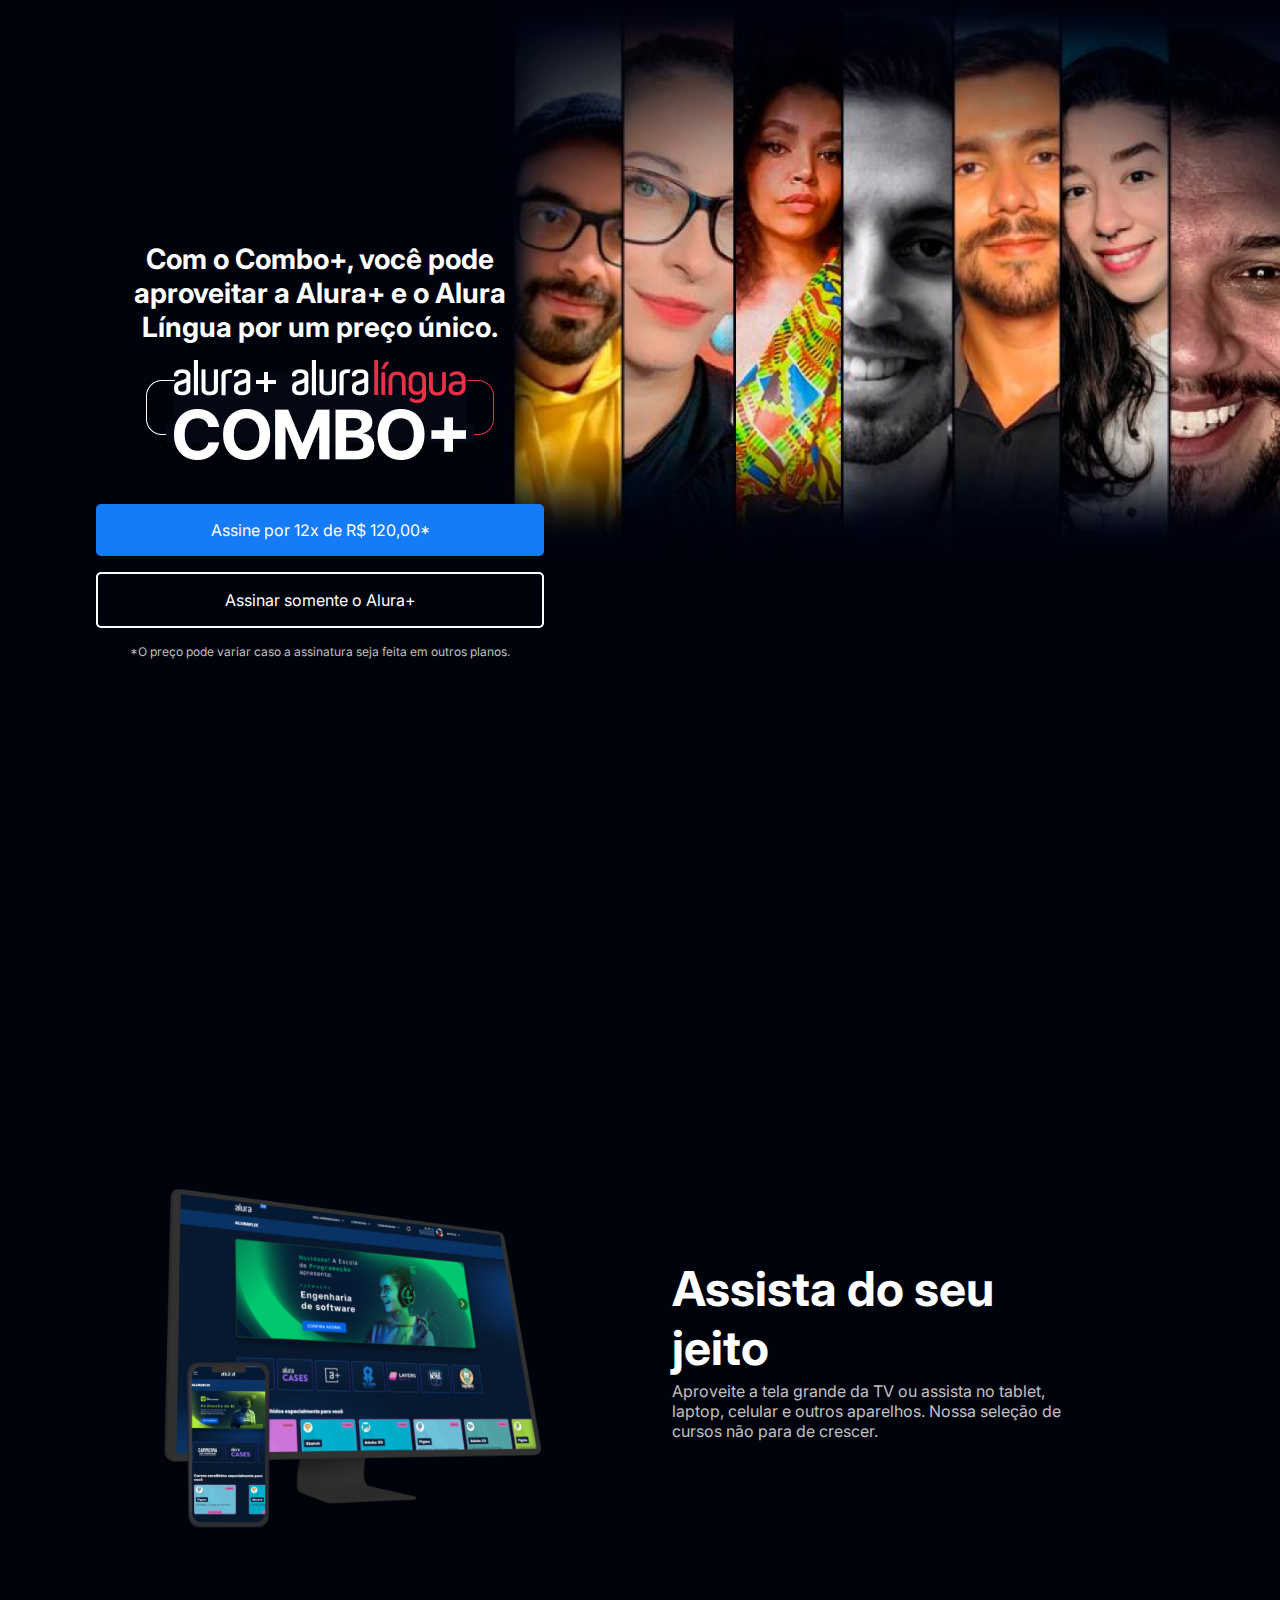
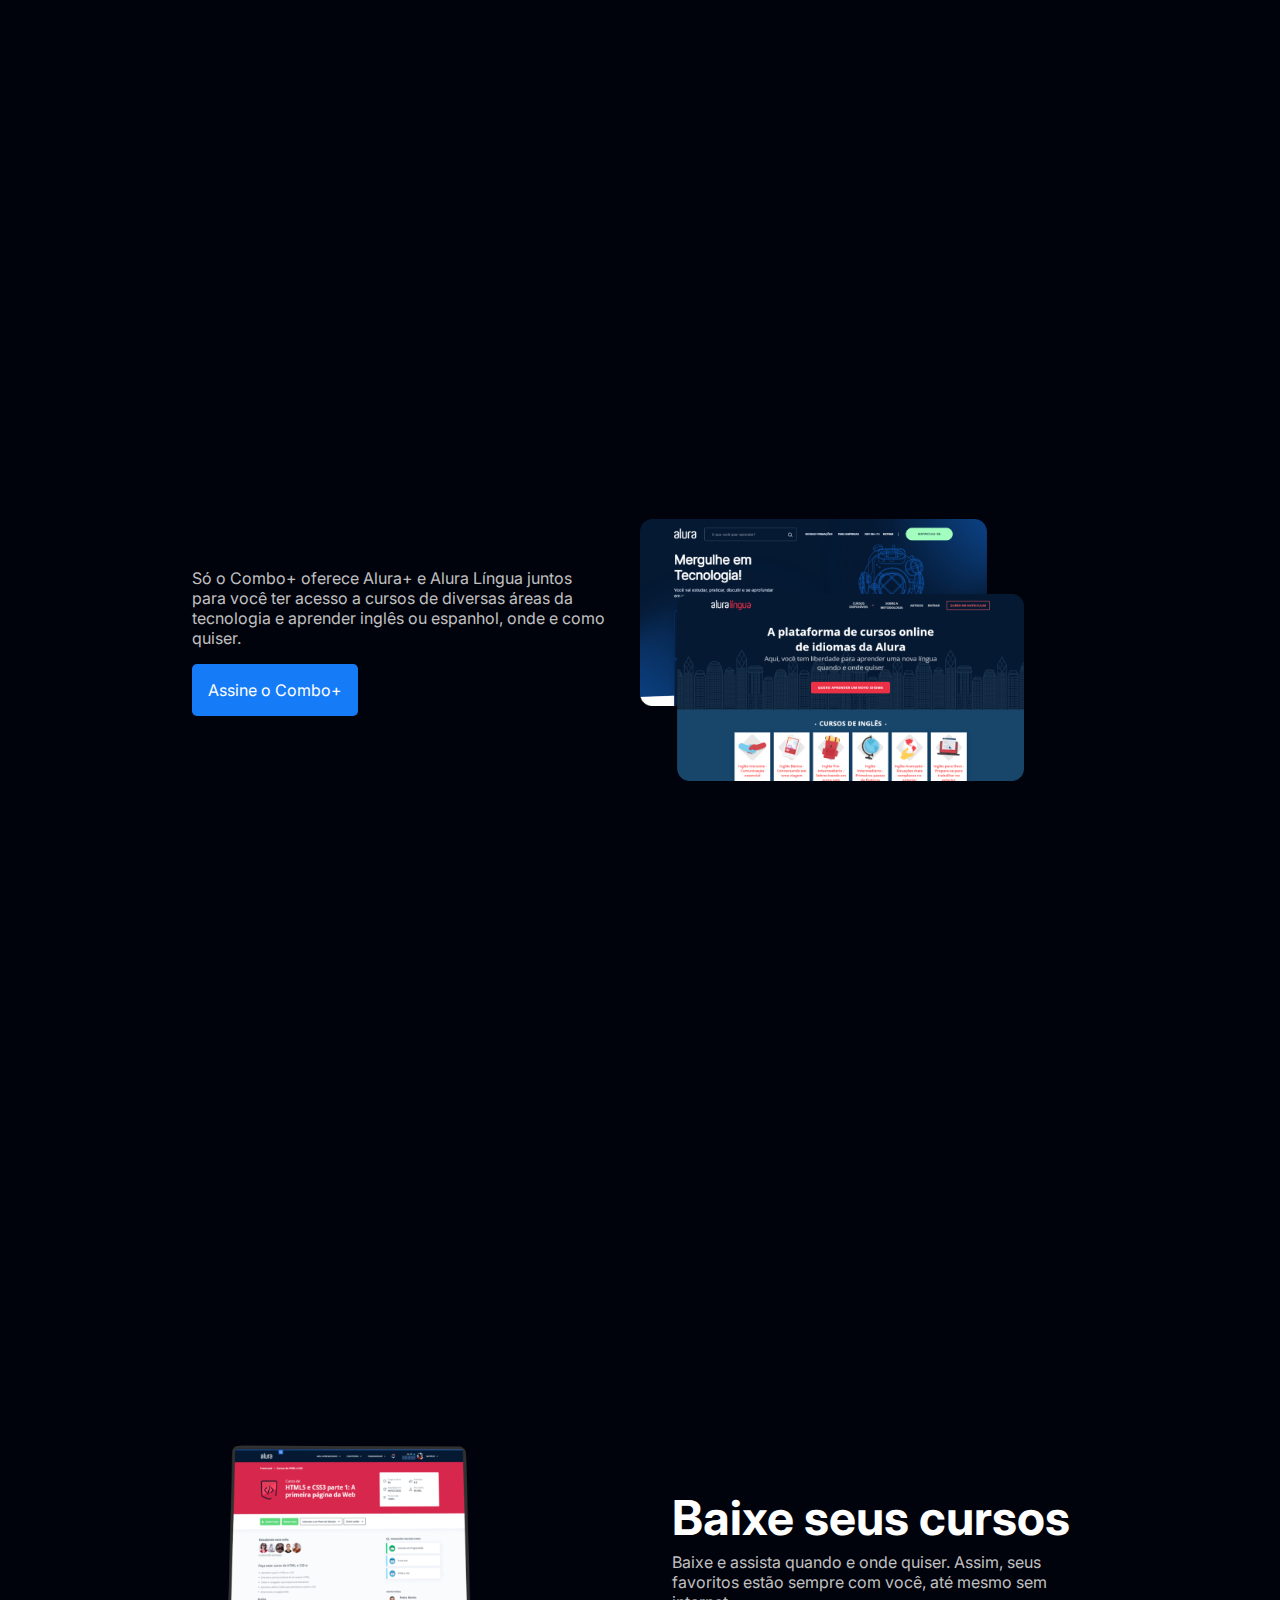
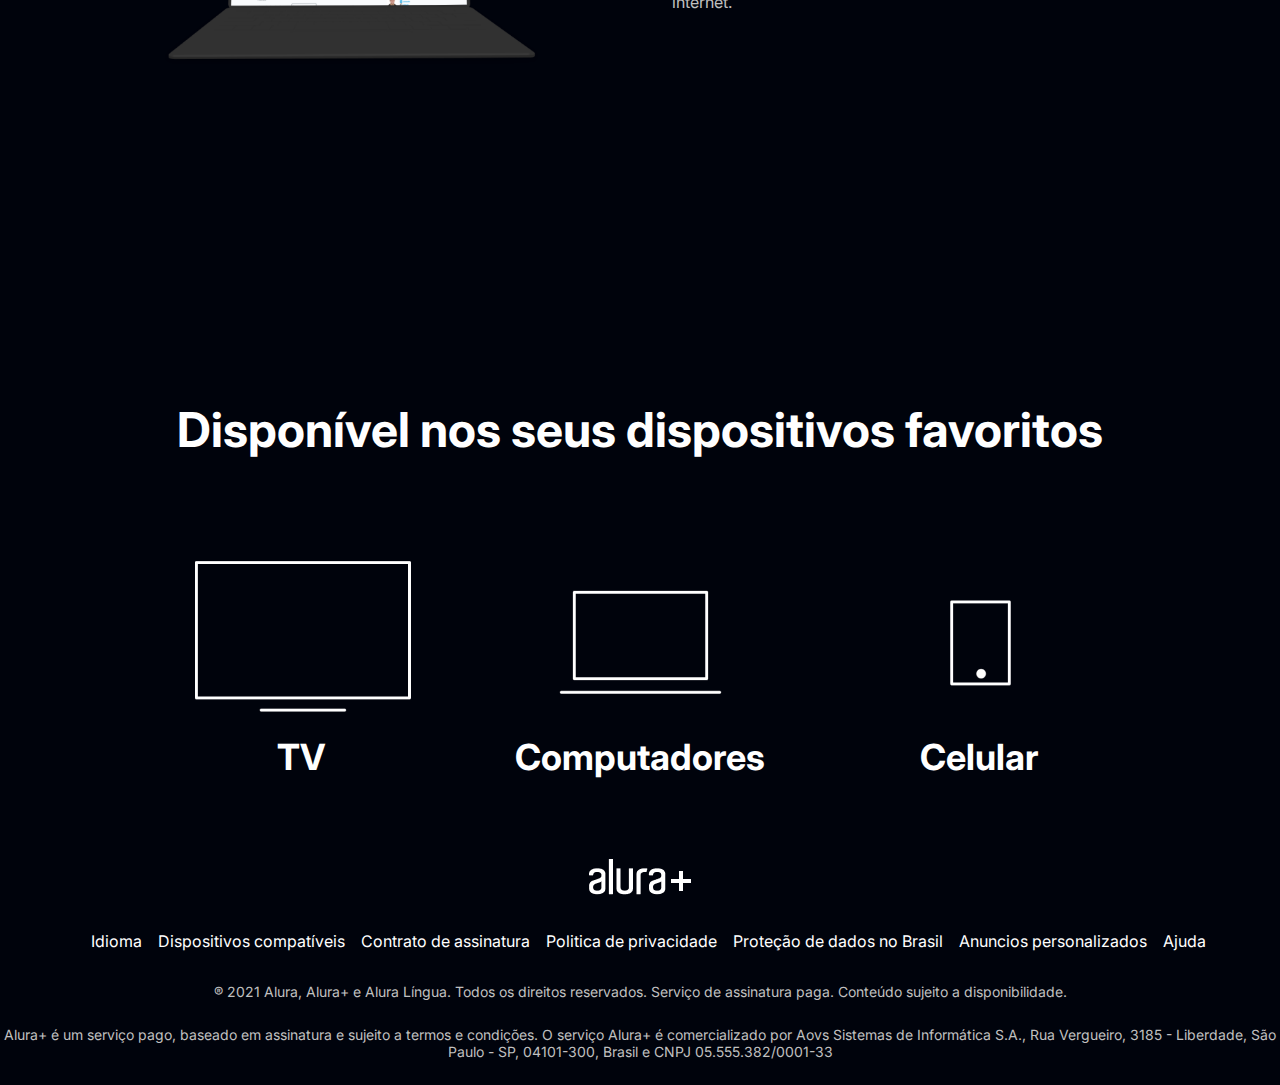
<file: Proj 2 - Alura Plus/index.html>
<!DOCTYPE html>
<html lang="pt-br">
<head>
    <meta charset="UTF-8">
    <meta http-equiv="X-UA-Compatible" content="IE=edge">
    <meta name="viewport" content="width=device-width, initial-scale=1.0">
    <title>Alura Plus</title>
    <link rel="stylesheet" href="styles.css">
</head>

<body>
    <header></header>
    <main>
        <section class="container principal">
            <div class="container__caixa">
                <h1 class="container__titulo">Com o Combo+, você pode aproveitar a Alura+ e o Alura Língua por um preço único.</h1>
                <img src="assets/Combo.png" alt="Combo mais é a junção do Alura+ com o Alura linga" class="container__imagem">
                <a href="www.alura.com.br" class="container__link">Assine por 12x de R$ 120,00*</a>
                <a href="www.alura.com.br" class="container__link link_secundario">Assinar somente o Alura+</a>
                <p class="container__aviso">*O preço pode variar caso a assinatura seja feita em outros planos.</p>
            </div>
        </section>
        <section class="container secundario">
            <img src="assets/Plataformas.png" alt="Compuador e celular acessando Alura Plus" class="secundario__imagem">
            <div class="container__descricao">
                <h2 class="descricao__titulo"> Assista do seu jeito</h2>
                <p class="descricao__texto">Aproveite a tela grande da TV ou assista no tablet, laptop, celular e outros aparelhos. Nossa seleção de cursos não para de crescer.</p>
            </div>
        </section>
        <section class="container secundario">
            <div class="container__descricao">
                <p class="descricao__texto">Só o Combo+ oferece Alura+ e Alura Língua juntos para você ter acesso a cursos de diversas áreas da tecnologia e aprender inglês ou espanhol, onde e como quiser.</p>
                <a href="www.alura.com.br" class="container__link secundario__link">Assine o Combo+</a>
            </div>
            <img src="assets/Telas.png" alt="telas alura plus e do alura+" class="secundario__imagem">
        </section>
        <section class="container secundario">
            <img src="assets/Notebook.png" alt="Notebook acessando Alura Plus" class="secundario__imagem">
            <div class="container__descricao">
                <h2 class="descricao__titulo"> Baixe seus cursos</h2>
                <p class="descricao__texto">Baixe e assista quando e onde quiser. Assim, seus favoritos estão sempre com você, até mesmo sem internet.</p>
            </div>
        </section>
        <section class="dispositivos">
            <h2 class="dispositivos__titulo"> Disponível nos seus dispositivos favoritos </h2>
            <ul class="dispositivos__lista">
                <li>
                    <img src="assets/tv.png" alt="icone televisão">
                    <h3 class="lista__item">TV</h3>
                </li>
                <li>
                    <img src="assets/computador.png" alt="icone Computador">
                    <h3 class="lista__item">Computadores</h3>
                </li>
                <li>
                    <img src="assets/celular.png" alt="icone celular">
                    <h3 class="lista__item">Celular</h3>
                </li>
            </ul>
        </section>
    </main>
    <footer class="rodape">
        <img src="assets/Logo.png" class="rodapa__logo">
        <ul class="rodape__lista">
            <li class="rodape__link">
                <a href="www.google.com.br">Idioma</a>
            </li>
            <li class="rodape__link">
                <a href="www.google.com.br">Dispositivos compatíveis</a>
            </li>
            <li class="rodape__link">
                <a href="www.google.com.br">Contrato de assinatura</a>
            </li>
            <li class="rodape__link">
                <a href="www.google.com.br">Politica de privacidade</a>
            </li>
            <li class="rodape__link">
                <a href="www.google.com.br">Proteção de dados no Brasil</a>
            </li>
            <li class="rodape__link">
                <a href="www.google.com.br">Anuncios personalizados</a>
            </li>
            <li class="rodape__link">
                <a href="www.google.com.br">Ajuda</a>
            </li>
        </ul>
        <p class="rodape__texto">® 2021 Alura, Alura+ e Alura Língua. Todos os direitos reservados. Serviço de assinatura paga. Conteúdo sujeito a disponibilidade.</p>
        <p class="rodape__texto">Alura+ é um serviço pago, baseado em assinatura e sujeito a termos e condições. O serviço Alura+ é comercializado por Aovs Sistemas de Informática S.A., Rua Vergueiro, 3185 - Liberdade, São Paulo - SP, 04101-300, Brasil e CNPJ 05.555.382/0001-33</p>
    </footer>
</body>
</html>
</file>
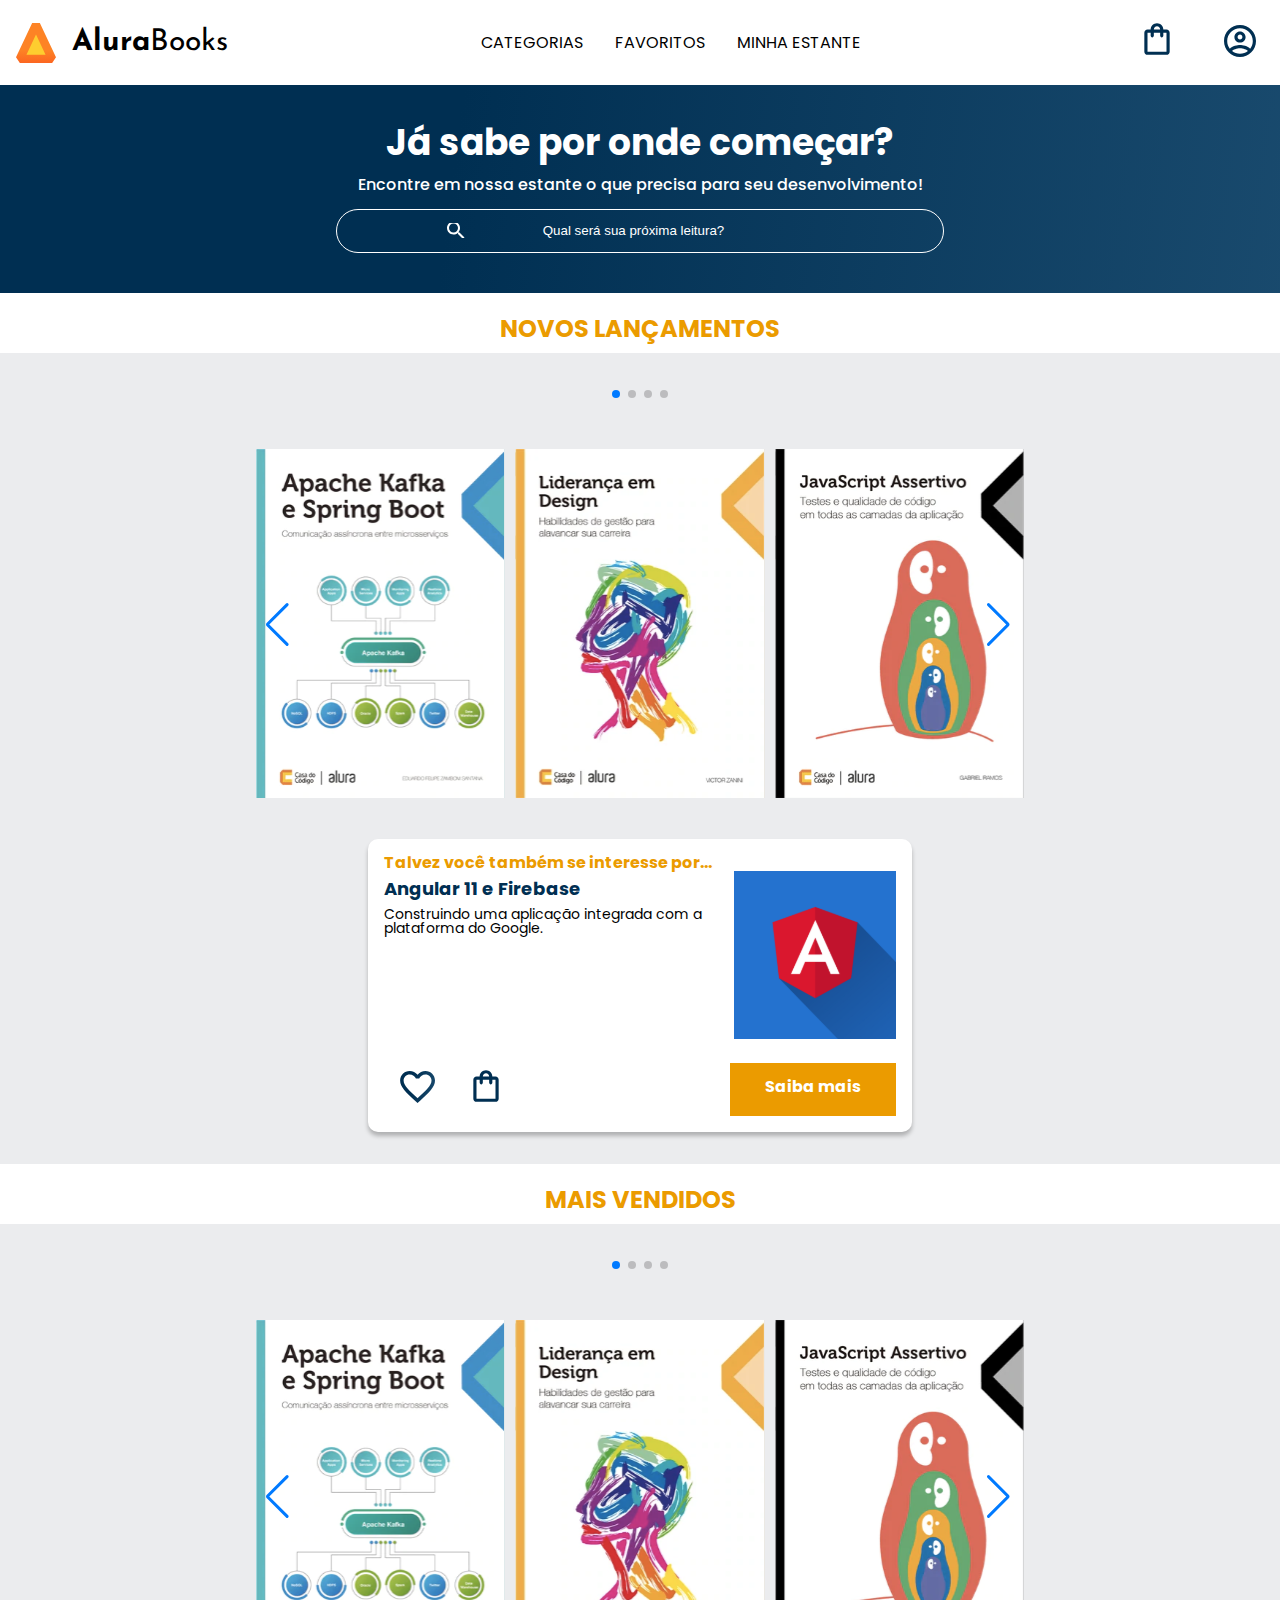
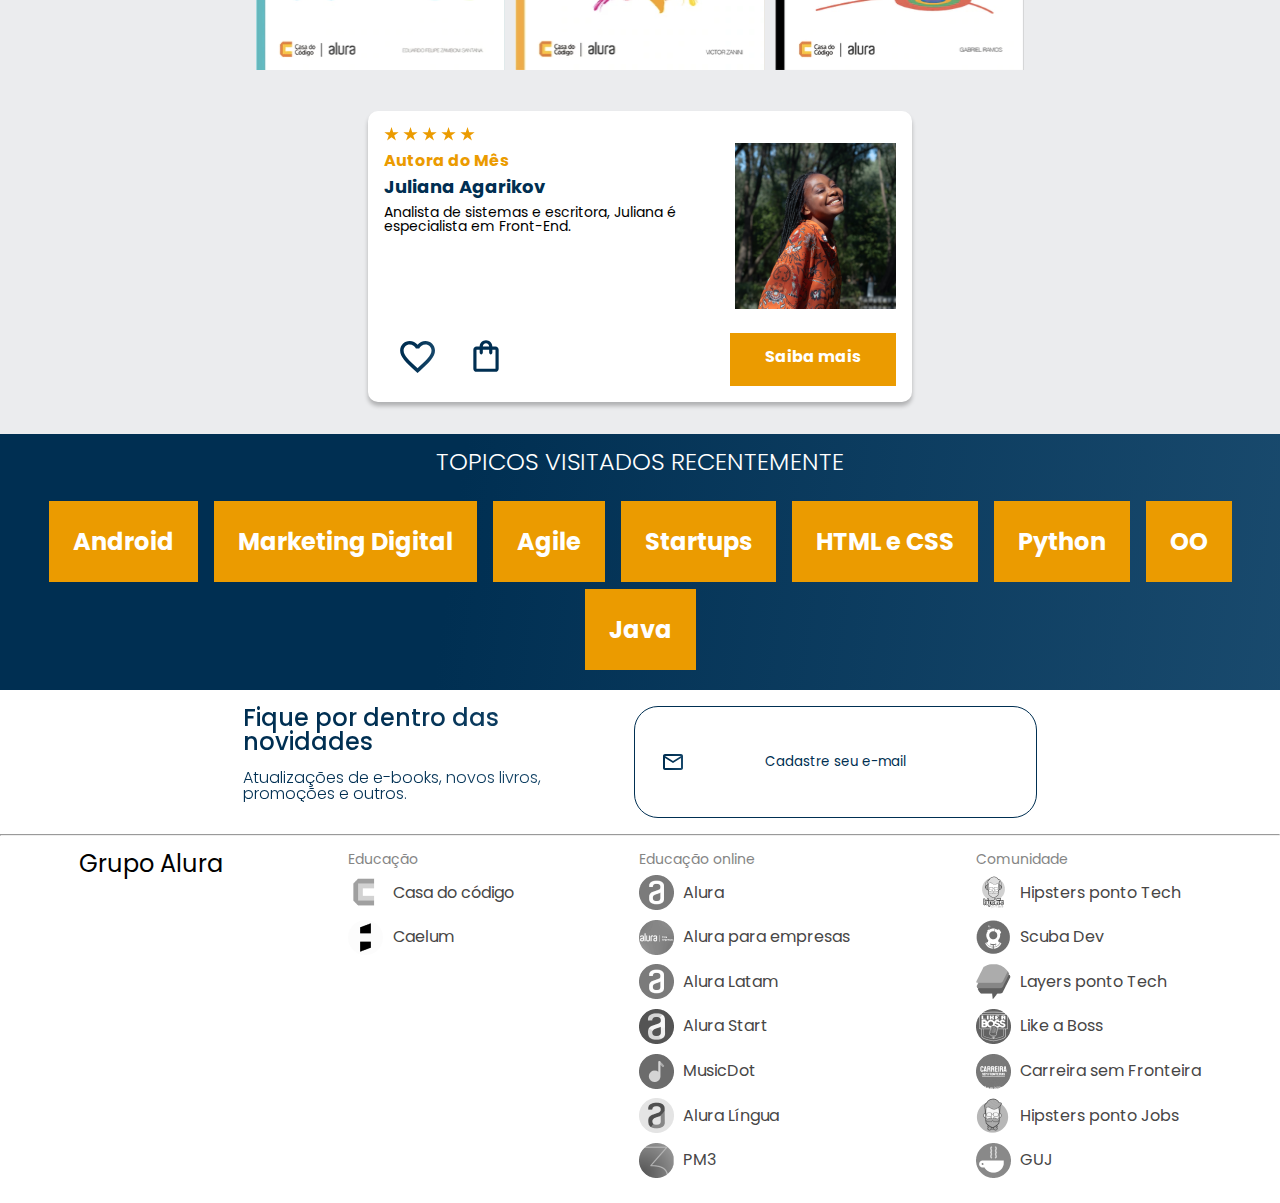
<file: Proj 3 - Alura Book/index.html>
<!DOCTYPE html>
<html lang="PT-BR">
<head>
    <meta charset="UTF-8">
    <meta http-equiv="X-UA-Compatible" content="IE=edge">
    <meta name="viewport" content="width=device-width, initial-scale=1.0">
    <link rel="stylesheet" href="reset.css">
    <title>AluraBooks</title>
    <link rel="preconnect" href="https://fonts.googleapis.com">
    <link rel="preconnect" href="https://fonts.gstatic.com" crossorigin>
    <link href="https://fonts.googleapis.com/css2?family=Poppins:wght@300;400;500;700&display=swap" rel="stylesheet">
    <link href="https://fonts.googleapis.com/css2?family=Josefin+Sans:wght@400;700&display=swap" rel="stylesheet">  
    <link rel="stylesheet" href="https://cdn.jsdelivr.net/npm/swiper@9/swiper-bundle.min.css">
    <link rel="stylesheet" href="styles.css">
</head>
<body>
    <header class="cabecalho">
        <div class="container">
            <input type="checkbox" id="menu" class="container__botao">
            <label for="menu" class="container__rotulo">
                <span class="cabecalho__menu-hamburguer container__imagem"></span>
            </label>
            <ul class="lista-menu">
                <li class="lista-menu__titulo">Categorias</li>
                <li class="lista-menu__item"><a href="#" class="lista-menu__link">Programação</a></li>
                <li class="lista-menu__item"><a href="#" class="lista-menu__link">FrontEnd</a></li>
                <li class="lista-menu__item"><a href="#" class="lista-menu__link">Infraestrutura</a></li>
                <li class="lista-menu__item"><a href="#" class="lista-menu__link">Business</a></li>
                <li class="lista-menu__item"><a href="#" class="lista-menu__link">Design & UX</a></li>
            </ul>
            <img src="assets/Logo.svg" alt="Logo da Alurabooks" class="container__imagem">
            <h1 class="container__titulo"><b class="container__titulo--negrito">Alura</b>Books</h1>
        </div>

        <ul class="opcoes">
            <input type="checkbox" id="opcoes__menu" class="opcoes__botao">
            <label for="opcoes__menu" class="opcoes__rotulo">
                <li class="opcoes__item">Categorias</li>
            </label>
            <ul class="lista-menu">
                <li class="lista-menu__item"><a href="#" class="lista-menu__link">Programação</a></li>
                <li class="lista-menu__item"><a href="#" class="lista-menu__link">FrontEnd</a></li>
                <li class="lista-menu__item"><a href="#" class="lista-menu__link">Infraestrutura</a></li>
                <li class="lista-menu__item"><a href="#" class="lista-menu__link">Business</a></li>
                <li class="lista-menu__item"><a href="#" class="lista-menu__link">Design & UX</a></li>
            </ul>   
            <li class="opcoes__item"><a href="#" class="opcoes__link">Favoritos</a></li>
            <li class="opcoes__item"><a href="#" class="opcoes__link">Minha estante</a></li>
        </ul>
        <div class="container">
            <a href="#"><img src="assets/Favoritos.svg" alt="Meus Favoritos" class="container__imagem containe__imagem-transparente"></a>
            <a href="#" class="container__link"><img src="assets/Compras.svg" alt="Carrinho de compras" class="container__imagem"><p class="container__texto">Minha Sacola</p></a>
            <a href="#" class="container__link"><img src="assets/Usuário.svg" alt="Meu perfil" class="container__imagem"><p class="container__texto">Meu perfil</p></a>
        </div>
    </header>
    <main>
        <section class="banner">
            <h2 class="banner__titulo">Já sabe por onde começar?</h2>
            <p class="banner__texto">Encontre em nossa estante o que precisa para seu desenvolvimento!</p>
            <input type="search" class="banner__pesquisa" placeholder="Qual será sua próxima leitura?">
        </section>
        <section class="carrossel">
            <h2 class="carrossel__titulo">Novos lançamentos</h2>
            <!-- Slider main container -->
            <div class="carrossel__container">
                <div class="swiper">
                    <!-- If we need pagination -->
                    <div class="swiper-pagination"></div>
                    <!-- Additional required wrapper -->
                    <div class="swiper-wrapper">
                    <!-- Slides -->
                    <div class="swiper-slide"><img src="assets/ApacheKafka.svg" alt="Livro sobre Apache Kafka e spring boot da alura books"></div>
                    <div class="swiper-slide"><img src="assets/Liderança.svg" alt="Livro sobre Liderança em Design da alura books"></div>
                    <div class="swiper-slide"><img src="assets/Javascript.svg" alt="Livro sobre Javascript assertivo da alura books"></div>
                    <div class="swiper-slide"><img src="assets/Guia Front-end.svg" alt="Livro sobre Guia front-end da alura books"></div>
                    <div class="swiper-slide"><img src="assets/Portugol.svg" alt="Livro sobre Portugol da alura books"></div>
                    <div class="swiper-slide"><img src="assets/Acessibilidade.svg" alt="Livro sobre Acessibilidade da alura books"></div>
                    </div>
                
                    <!-- If we need navigation buttons -->
                    <div class="swiper-button-prev"></div>
                    <div class="swiper-button-next"></div>

                </div>

                <div class="card">
                    <div class="card__descricao">
                        <div class="descricao">
                            <h3 class="descricao__titulo">Talvez você também se interesse por...</h3>
                            <h2 class="descricao__titulo-livro">Angular 11 e Firebase</h2>
                            <p class="descricao__texto">Construindo uma aplicação integrada com a plataforma do Google.</p>
                        </div>
                        <img src="assets/Angular.svg" alt="Logo Angular" class="descricao__imagem">
                    </div>
                    <div class="card__botoes">
                        <ul class="botoes">
                            <li class="botoes__item"><img src="assets/Favoritos.svg" alt="Favoritar livro"></li>
                            <li class="botoes__item"><img src="assets/Compras.svg" alt="Adicionar no carrinho de compras"></li>
                        </ul>
                        <a href="#" class="botoes__ancora">Saiba mais</a>
                    </div>
                </div>
            </div>
          </section>
          <main>
            <section class="carrossel">
                <h2 class="carrossel__titulo">MAIS VENDIDOS</h2>
                <!-- Slider main container -->
                <div class="carrossel__container">
                    <div class="swiper">
                        <!-- If we need pagination -->
                        <div class="swiper-pagination"></div>
                        <!-- Additional required wrapper -->
                        <div class="swiper-wrapper">
                        <!-- Slides -->
                        <div class="swiper-slide"><img src="assets/ApacheKafka.svg" alt="Livro sobre Apache Kafka e spring boot da alura books"></div>
                        <div class="swiper-slide"><img src="assets/Liderança.svg" alt="Livro sobre Liderança em Design da alura books"></div>
                        <div class="swiper-slide"><img src="assets/Javascript.svg" alt="Livro sobre Javascript assertivo da alura books"></div>
                        <div class="swiper-slide"><img src="assets/Guia Front-end.svg" alt="Livro sobre Guia front-end da alura books"></div>
                        <div class="swiper-slide"><img src="assets/Portugol.svg" alt="Livro sobre Portugol da alura books"></div>
                        <div class="swiper-slide"><img src="assets/Acessibilidade.svg" alt="Livro sobre Acessibilidade da alura books"></div>
                        </div>
                    
                        <!-- If we need navigation buttons -->
                        <div class="swiper-button-prev"></div>
                        <div class="swiper-button-next"></div>
        
                    </div>
        
                    <div class="card">
                        <div class="card__descricao">
                            <div class="descricao">
                                <img src="assets/Estrelinhas.svg" alt="5 estrelinhas" class="descricao__estrelinhas">
                                <h3 class="descricao__titulo">Autora do Mês</h3>
                                <h2 class="descricao__titulo-livro">Juliana Agarikov</h2>
                                <p class="descricao__texto">Analista de sistemas e escritora, Juliana é especialista em Front-End. </p>
                            </div>
                            <img src="assets/Perfil-escritora 1-1.png" alt="Foto Juliana Agarikov" class="descricao__imagem">
                        </div>
                        <div class="card__botoes">
                            <ul class="botoes">
                                <li class="botoes__item"><img src="assets/Favoritos.svg" alt="Favoritar livro"></li>
                                <li class="botoes__item"><img src="assets/Compras.svg" alt="Adicionar no carrinho de compras"></li>
                            </ul>
                            <a href="#" class="botoes__ancora">Saiba mais</a>
                        </div>
                    </div>
                </div>
              </section>
              <section class="topicos">
                <h2 class="topicos__titulo">TOPICOS VISITADOS RECENTEMENTE</h2>
                <ul class="topicos__lista">
                    <li class="topicos__item"> <a href="#" class="topicos__link">Android</a></li>
                    <li class="topicos__item"> <a href="#" class="topicos__link">Marketing Digital</a></li>
                    <li class="topicos__item"> <a href="#" class="topicos__link">Agile</a></li>
                    <li class="topicos__item"> <a href="#" class="topicos__link">Startups</a></li>
                    <li class="topicos__item"> <a href="#" class="topicos__link">HTML e CSS</a></li>
                    <li class="topicos__item"> <a href="#" class="topicos__link">Python</a></li>
                    <li class="topicos__item"> <a href="#" class="topicos__link">OO</a></li>
                    <li class="topicos__item"> <a href="#" class="topicos__link">Java</a></li>
                </ul>
              </section>
        <section class="contato">
            <div class="contato__descricao">
                <h2 class="contato__titulo"> Fique por dentro das novidades</h2>
                <p class="contato__texto">Atualizações de e-books, novos livros, promoções e outros.</p>
            </div>
            <input type="email" placeholder="Cadastre seu e-mail" class="contato__email">
        </section>
        <hr/>
    </main>
    <footer class="rodape">
        <h2 class="rodape__titulo">Grupo Alura</h2>
        <ul class="lista-rodape">
            <li class="lista-rodape__titulo">Educação</li>
            <li class="lista-rodape__item"><img src="assets/CasaDoCodigo.png" alt="Logo casa do código"><a href="#" class="lista-rodape__link"> Casa do código</a></li>
            <li class="lista-rodape__item"><img src="assets/Caelum.png" alt="Logo caelum"><a href="#" class="lista-rodape__link"> Caelum</a></li>
        </ul>
        <ul class="lista-rodape">
            <li class="lista-rodape__titulo">Educação online</li>
            <li class="lista-rodape__item"><img src="assets/Alura.png" alt="Logo alura"><a href="#" class="lista-rodape__link"> Alura</a></li>
            <li class="lista-rodape__item"><img src="assets/AluraEmpresas.png" alt="Logo Alura Empresas"><a href="#" class="lista-rodape__link"> Alura para empresas</a></li>
            <li class="lista-rodape__item"><img src="assets/AluraLatam.png" alt="Logo Alura Latam"><a href="#" class="lista-rodape__link"> Alura Latam</a></li>
            <li class="lista-rodape__item"><img src="assets/AluraStart.png" alt="Logo Alura Start"><a href="#" class="lista-rodape__link"> Alura Start</a></li>
            <li class="lista-rodape__item"><img src="assets/MusicDot.png" alt="Logo MusicDot"><a href="#" class="lista-rodape__link"> MusicDot</a></li>
            <li class="lista-rodape__item"><img src="assets/AluraLingua.png" alt="Logo Alura Língua"><a href="#" class="lista-rodape__link"> Alura Língua</a></li>
            <li class="lista-rodape__item"><img src="assets/PM3.png" alt="Logo PM3"><a href="#" class="lista-rodape__link"> PM3</a></li>
        </ul>
        <ul class="lista-rodape">
            <li class="lista-rodape__titulo">Comunidade</li>
            <li class="lista-rodape__item"><img src="assets/HipstersTech.png" alt="Logo HipstersTech"><a href="#" class="lista-rodape__link"> Hipsters ponto Tech</a></li>
            <li class="lista-rodape__item"><img src="assets/Scuba.png" alt="Logo Scuba Dev"><a href="#" class="lista-rodape__link"> Scuba Dev</a></li>
            <li class="lista-rodape__item"><img src="assets/Layers.png" alt="Logo Layers ponto Tech"><a href="#" class="lista-rodape__link"> Layers ponto Tech</a></li>
            <li class="lista-rodape__item"><img src="assets/LikeABoss.png" alt="Logo Like a Boss"><a href="#" class="lista-rodape__link"> Like a Boss</a></li>
            <li class="lista-rodape__item"><img src="assets/CarreiraSemFronteira.png" alt="Logo Carreira sem Fronteira"><a href="#" class="lista-rodape__link"> Carreira sem Fronteira</a></li>
            <li class="lista-rodape__item"><img src="assets/HipstersJobs.png" alt="Logo Hipsters ponto Jobs"><a href="#" class="lista-rodape__link"> Hipsters ponto Jobs</a></li>
            <li class="lista-rodape__item"><img src="assets/GUJ.png" alt="Logo GUJ"><a href="#" class="lista-rodape__link"> GUJ</a></li>
        </ul>

    </footer>

    <script src="https://cdn.jsdelivr.net/npm/swiper@9/swiper-bundle.min.js"></script>
    <script>
        const swiper = new Swiper('.swiper', {
             spaceBetween: 10,
             slidesPerView: 3,
             pagination: {
            el: '.swiper-pagination',
            type: 'bullets',
            },
        });

    </script>
</body>
</html>
</file>
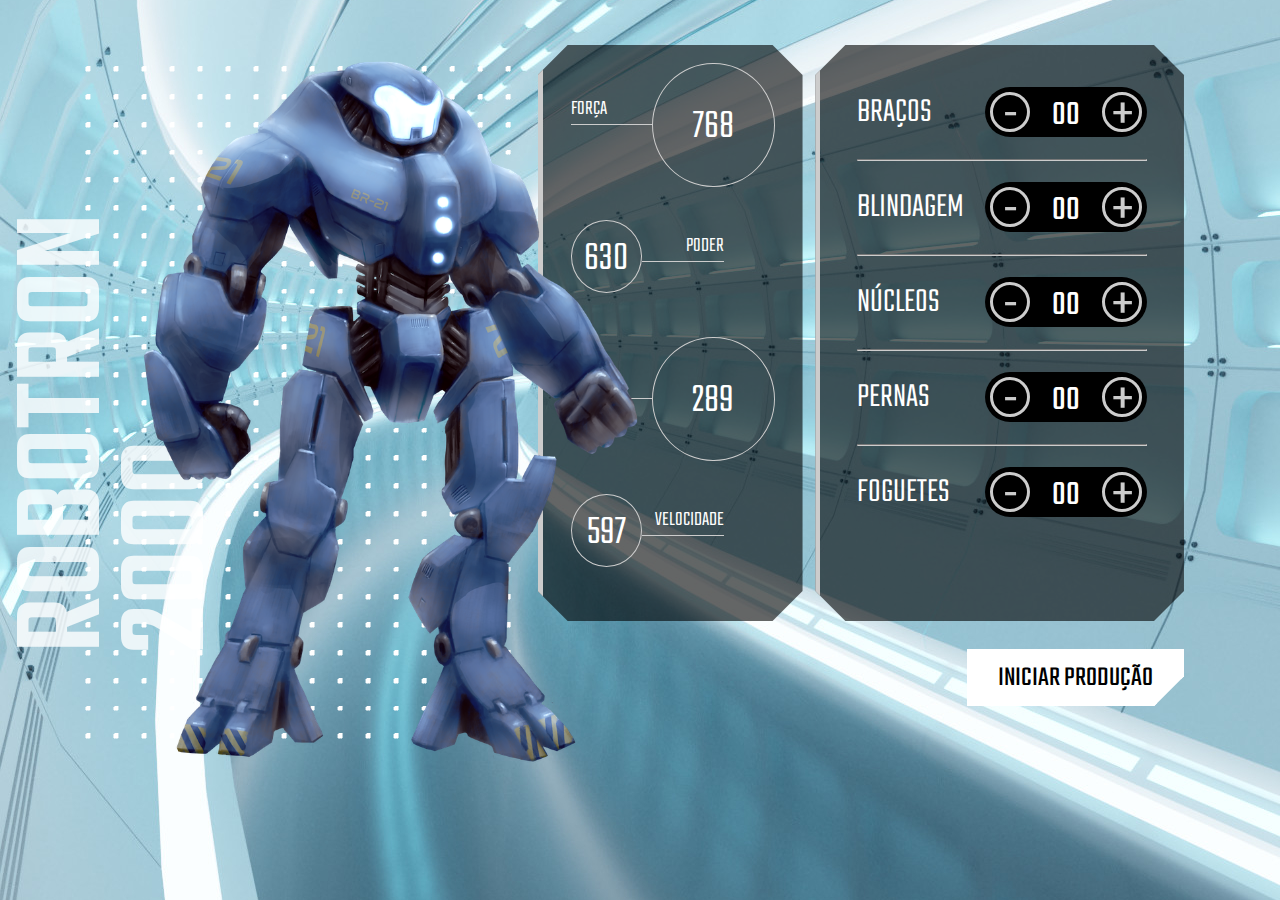
<file: Proj 5 - Robotron 2000/index.html>
<!DOCTYPE html>
<html lang="en">
<head>
    <meta charset="UTF-8">
    <meta http-equiv="X-UA-Compatible" content="IE=edge">
    <meta name="viewport" content="width=device-width, initial-scale=1.0">
    <link rel="shortcut icon" type="image/jpg" href="img/favicon.ico"/>
    <title>Robotron 2000</title>

    <link rel="stylesheet" href="css/style.css">
    <link rel="preconnect" href="https://fonts.googleapis.com">
    <link rel="preconnect" href="https://fonts.gstatic.com" crossorigin>
    <link href="https://fonts.googleapis.com/css2?family=Teko:wght@300;500&display=swap" rel="stylesheet"> 
</head>
<body>
    <main>
        <section class="robotron">
            <img class="robo" src="img/robotron.png" alt="Robotron">
            <figcaption class="titulo">ROBOTRON <br>2000</figcaption>
        </section>

        <section class="box estatisticas">
            <div class="estatistica">
                <p class="estatistica-titulo">Força</p>
                <div class="estatistica-valor">
                    <p class="estatistica-numero" data-estatistica="forca">768</p>
                </div>
            </div>
            <div class="estatistica">
                <p class="estatistica-titulo">Poder</p>
                <div class="estatistica-valor">
                    <p class="estatistica-numero" data-estatistica="poder">630</p>
                </div>
            </div>
            <div class="estatistica">
                <p class="estatistica-titulo">Energia</p>
                <div class="estatistica-valor">
                    <p class="estatistica-numero" data-estatistica="energia">289</p>
                </div>
            </div>
            <div class="estatistica">
                <p class="estatistica-titulo">Velocidade</p>
                <div class="estatistica-valor">
                    <p class="estatistica-numero" data-estatistica="velocidade">597</p>
                </div>
            </div>
        </section>

        <section class="equipamentos">
            <form action="" class="montador">
                <div class="box montador-conteudo">
                    <div class="peca">
                        <label for="" class="peca-titulo">Braços</label>
                        <div class="controle">
                            <buttom class="controle-ajuste" data-controle="-" data-peca="bracos">-</buttom>
                            <input type="text" class="controle-contador" value="00" data-contador>
                            <buttom class="controle-ajuste" data-controle="+" data-peca="bracos">+</buttom>
                        </div>
                    </div>
                    <hr class="linha">
                    <div class="peca">
                        <label for="" class="peca-titulo">Blindagem</label>
                        <div class="controle">
                            <buttom class="controle-ajuste" data-controle="-" data-peca="blindagem">-</buttom>
                            <input type="text" class="controle-contador" value="00" data-contador>
                            <buttom class="controle-ajuste" data-controle="+" data-peca="blindagem">+</buttom>
                        </div>
                    </div>
                    <hr class="linha">
                    <div class="peca">
                        <label for="" class="peca-titulo">Núcleos</label>
                        <div class="controle">
                            <buttom class="controle-ajuste" data-controle="-" data-peca="nucleos">-</buttom>
                            <input type="text" class="controle-contador" value="00" data-contador>
                            <buttom class="controle-ajuste" data-controle="+" data-peca="nucleos">+</buttom>
                        </div>
                    </div>
                    <hr class="linha">
                    <div class="peca">
                        <label for="" class="peca-titulo">Pernas</label>
                        <div class="controle">
                            <buttom class="controle-ajuste" data-controle="-" data-peca="pernas">-</buttom>
                            <input type="text" class="controle-contador" value="00" data-contador>
                            <buttom class="controle-ajuste" data-controle="+" data-peca="pernas">+</buttom>
                        </div>
                    </div>
                    <hr class="linha">
                    <div class="peca">
                        <label for="" class="peca-titulo">Foguetes</label>
                        <div class="controle">
                            <buttom class="controle-ajuste" data-controle="-" data-peca="foguetes">-</buttom>
                            <input type="text" class="controle-contador" value="00" data-contador>
                            <buttom class="controle-ajuste" data-controle="+" data-peca="foguetes">+</buttom>
                        </div>
                    </div>
                </div>
                <input type="submit" value="Iniciar produção" class="producao" id="producao">
            </form>
        </section>
    </main>

    <script src="js/main.js"></script>
</body>
</html>
</file>
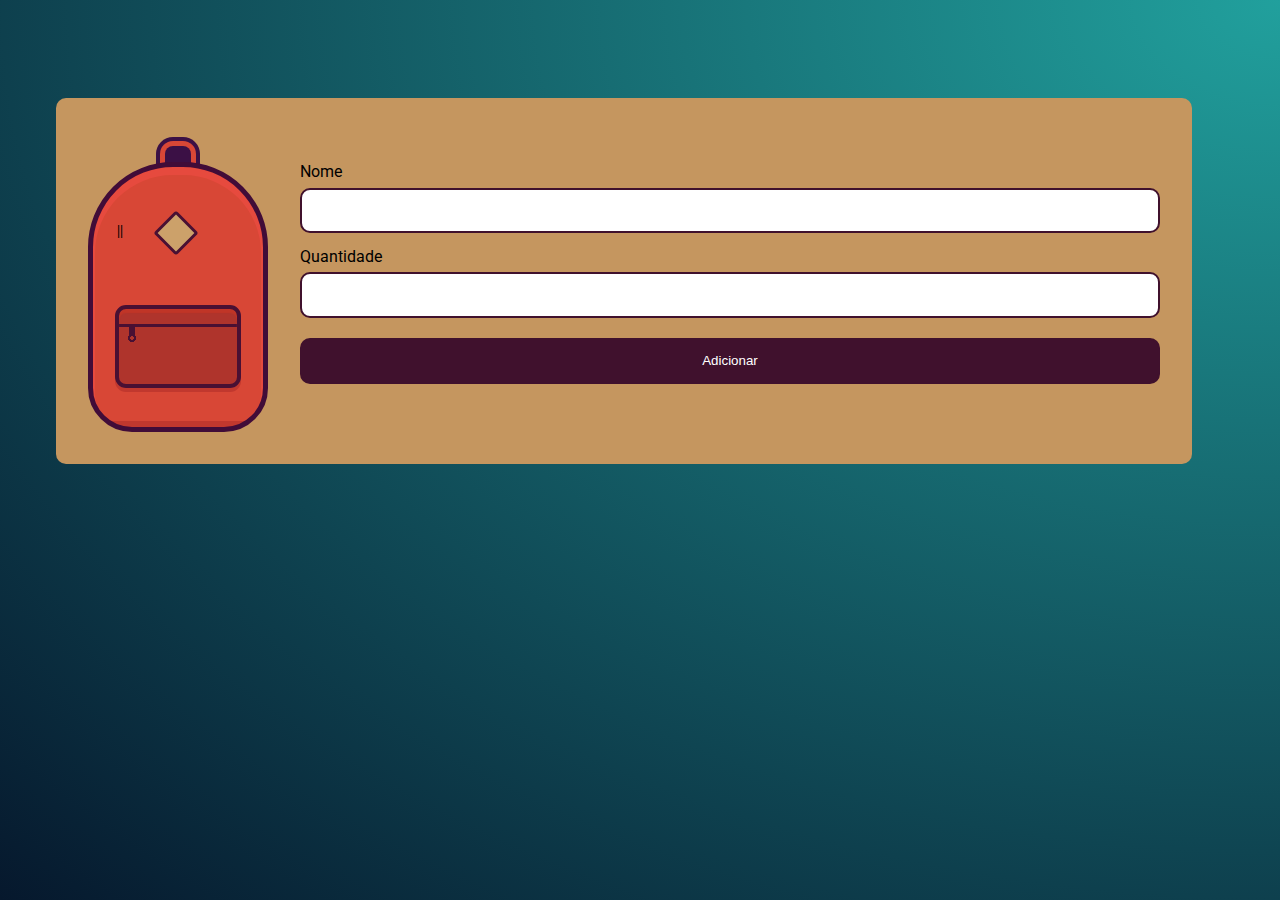
<file: Proj 6 - Mochila de viagem/index.html>
<!DOCTYPE html>
<html lang="en">
<head>
    <meta charset="UTF-8">
    <meta http-equiv="X-UA-Compatible" content="IE=edge">
    <meta name="viewport" content="width=device-width, initial-scale=1.0">
    <title>Mochila de viagem</title>
    <link rel="stylesheet" href="css/style.css">

    <link rel="preconnect" href="https://fonts.googleapis.com">
    <link rel="preconnect" href="https://fonts.gstatic.com" crossorigin>
    <link href="https://fonts.googleapis.com/css2?family=Roboto&display=swap" rel="stylesheet"> 
</head>
<body>
    <main class="conteudo">
        <div class="principal">
            <div class="mochila"></div>
            <form action="" class="adicionar" id="novoItem">
                <label for="item">Nome</label>
                <input type="text" name="nome" id="nome">
                <label for="item">Quantidade</label>
                <input type="number" name="quantidade" id="quantidade">
                <input type="submit" value="Adicionar" class="cadastrar">
            </form>
        </div>
        
        <ul class="lista" id="lista">
        </ul>
    </main>

    <script src="js/main.js"></script>
</body>
</html>
</file>
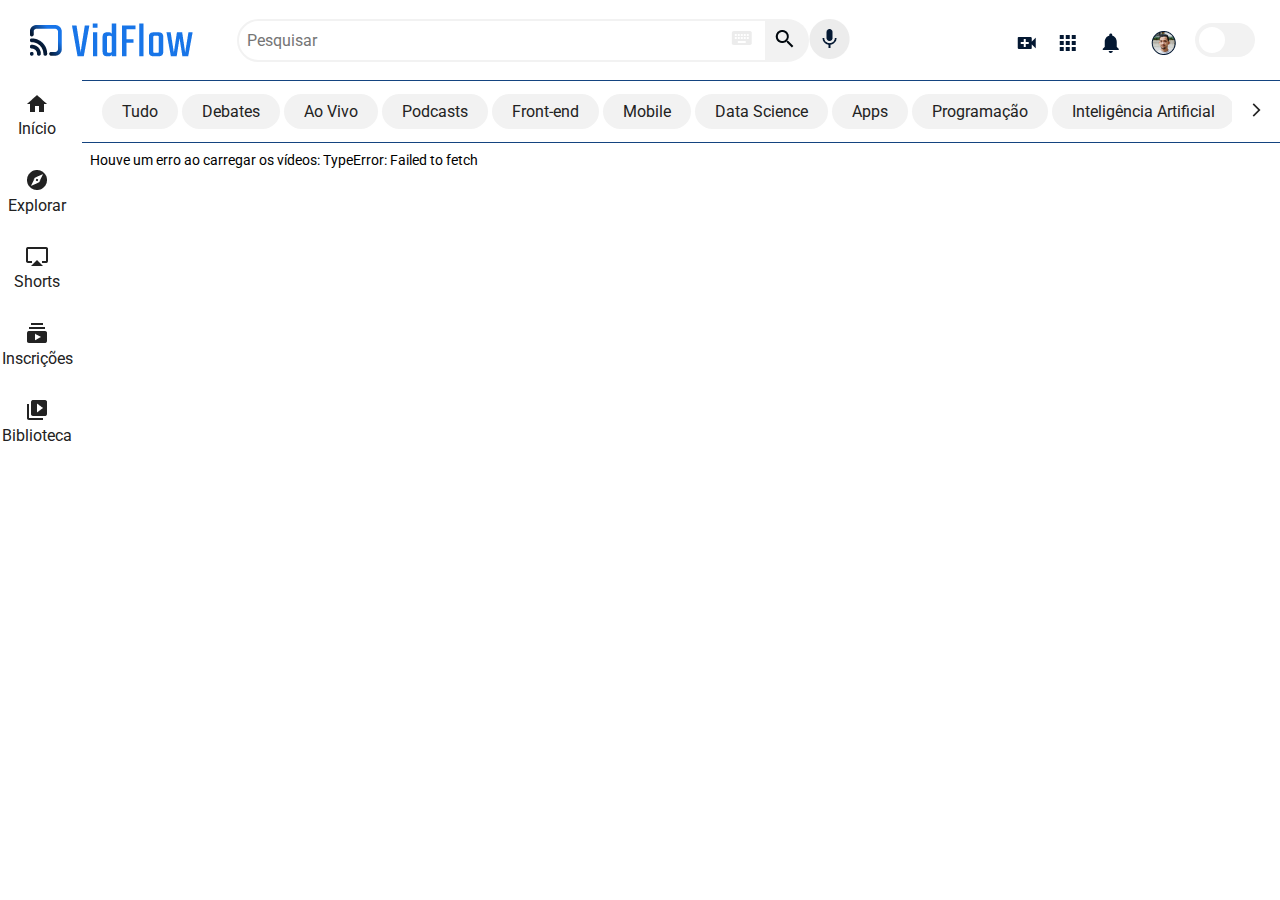
<file: Proj 13 - vidFlow/projeto-vidflow-main/index.html>
<!DOCTYPE html>
<html lang="pt-br">
    <head>
        <meta charset="UTF-8">
        <meta name="viewport" content="width=device-width, initial-scale=1.0">
        <link
            href="https://fonts.googleapis.com/css2?family=Roboto:wght@400;500;700&display=swap"
            rel="stylesheet"
        />
        <link rel="stylesheet" href="./css/reset.css">
        <link rel="stylesheet" href="./css/estilos.css">
        <link rel="stylesheet" href="./css/flexbox.css">
        <title>VidFlow</title>
        <link rel="shortcut icon" href="./img/Favicon.png" type="image/x-icon">
    </head>
<body>
    <header>
        <nav class="cabecalho__container">
            <div class="logo__item">
                <img src="./img/VidFlow--Logo-light-mode.png" alt="Logo do VidFlow">
            </div>

            <div class="cabecalho__pesquisar__item">
                <form class="form__pesquisa">
                    <input type="search" class="pesquisar__input" placeholder="Pesquisar">
                    <img src="./img/topbar/keyboard.png" alt="Icone de teclado" class="pesquisar__input-teclado">
                    <button class="pesquisar__btn">
                        <img src="./img/topbar/search.png" alt="Ícone de lupa">
                    </button>
                    <button class="cabecalho__audio">
                        <img src="./img/topbar/Mic.png" alt="Ícone de microfone">
                    </button>
                </form>
            </div>

            <div class="cabecalho__icones__item">
                <a href="#" class="cabecalho__videos"></a>
                <a href="#" class="cabecalho__apps"></a>
                <a href="#" class="cabecalho__notificacoes"></a>
                <a href="#" class="cabecalho__avatar"></a>
                <label class="cabecalho__switch">
                    <input type="checkbox" class="cabecalho__switch-input">
                    <span class="cabecalho__switch-slider"></span>
                </label>
            </div>

        </nav>
    </header>
           <!-- Menu lateral -->

           <aside class="menu__container">
            <ul class="menu__lista">
                <li>
                    <a class="menu__itens" href="#">
                        <i class="icone__inicio icone-item"></i>
                        <span>Início</span></a>
                </li>
    
                <li>
                    <a class="menu__itens" href="#">
                        <i class="icone__explorar icone-item"></i>
                        <span>Explorar</span></a>
                </li>
    
                <li>
                    <a class="menu__itens" href="#">
                        <i class="icone__shorts icone-item"></i>
                        <span>Shorts</span></a>
                </li>
    
                <li>
                    <a class="menu__itens" href="#">
                        <i class="icone__inscricoes icone-item"></i>
                        <span>Inscrições</span></a>
                </li>
    
                <li>
                    <a class="menu__itens" href="#">
                        <i class="icone__biblioteca icone-item"></i>
                        <span>Biblioteca</span></a>
                </li>
            </ul>
    
            <ul class="menu__lista">
                <li>
                    <a class="menu__itens" href="#">
                        <i class="icone__historico icone-item"></i>
                        <span>Histórico</span></a>
                </li>
    
                <li>
                    <a class="menu__itens" href="#">
                        <i class="icone__relogio icone-item"></i>
                        <span>Assistir mais tarde</span></a>
                </li>
    
                <li>
                    <a class="menu__itens" href="#">
                        <i class="icone__like icone-item"></i>
                        <span>Marcados com like</span></a>
                </li>
            </ul>
    
            <ul class="menu__lista">
                <li>
                    <a class="menu__itens" href="#">
                        <i class="icone__mostrar icone-item"></i>
                        <span>Mostrar mais 2</span></a>
                </li>
    
                <li>
                    <a class="menu__itens" href="#">
                        <i class="icone__deschamps icone-item"></i>
                        <span>Felipe Deschamps</span></a>
                </li>
    
                <li>
                    <a class="menu__itens" href="#">
                        <i class="icone__nerd icone-item"></i>
                        <span>Jovem Nerd</span></a>
                </li>
    
                <li>
                    <a class="menu__itens" href="#">
                        <i class="icone__souto icone-item"></i>
                        <span>Mario Souto</span></a>
                </li>
    
                <li>
                    <a class="menu__itens" href="#">
                        <i class="icone__iamarino icone-item"></i>
                        <span>Atila Iamarino</span></a>
                </li>
    
                <li>
                    <a class="menu__itens" href="#">
                        <i class="icone__ballerini icone-item"></i>
                        <span>Rafaella Ballerini</span></a>
                </li>
    
                <li>
                    <a class="menu__itens" href="#">
                        <i class="icone__gaveta icone-item"></i>
                        <span>Gaveta</span></a>
                </li>
    
                <li>
                    <a class="menu__itens" href="#">
                        <i class="icone__alura icone-item"></i>
                        <span>Alura</span></a>
                </li>
    
                <li>
                    <a class="menu__itens inscricoes" href="#">INSCRIÇÕES</a>
                </li>
            </ul>
    
            <ul class="menu__lista">
                <li class="jogos">
                    <a class="menu__itens" href="#">
                        <i class="icone__jogos icone-item"></i>
                        <span>Jogos</span></a>
                </li>
    
                <li class="filmes">
                    <a class="menu__itens" href="#">
                        <i class="icone__filmes icone-item"></i>
                        <span>Filmes</span></a>
                </li>
                <li class="premium">
                    <a class="menu__itens" href="#">
                        <i class="icone__videos icone-item"></i>
                        <span>Vídeo Premium</span></a>
                </li>
    
                <li class="menu__itens">
                    <a href="#">MAIS DA PÁGINA</a>
                </li>
    
            </ul>
        </aside>
        <section class="superior__secao__container">
            <div class="superior__secao__container-wrapper">
                <a href="#" name="Tudo" class="superior__item">Tudo</a>
                <a href="#" name="Debates" class="superior__item">Debates</a>
                <a href="#" name="Ao Vivo" class="superior__item">Ao Vivo</a>
                <a href="#" name="Podcasts" class="superior__item">Podcasts</a>
                <a href="#" name="Front-end" class="superior__item">Front-end</a>
                <a href="#" name="Mobile" class="superior__item">Mobile</a>
                <a href="#" name="Data Science" class="superior__item">Data Science</a>
                <a href="#" name="Apps" class="superior__item">Apps</a>
                <a href="#" name="Programação" class="superior__item">Programação</a>
                <a href="#" name="Inteligência Artificial" class="superior__item">Inteligência Artificial</a>
                <a href="#" name="Inovação" class="superior__item">Inovação</a>
            </div>
            <label class="superior__slider">
                <span><img src="./img/arrow_forward_ios.png" alt="Flecha direcionar para a direita"></span>
            </label>
        </section>

        <ul class="videos__container">
            
        </ul>
<script src="script.js"></script>

</body>
</html>
</file>
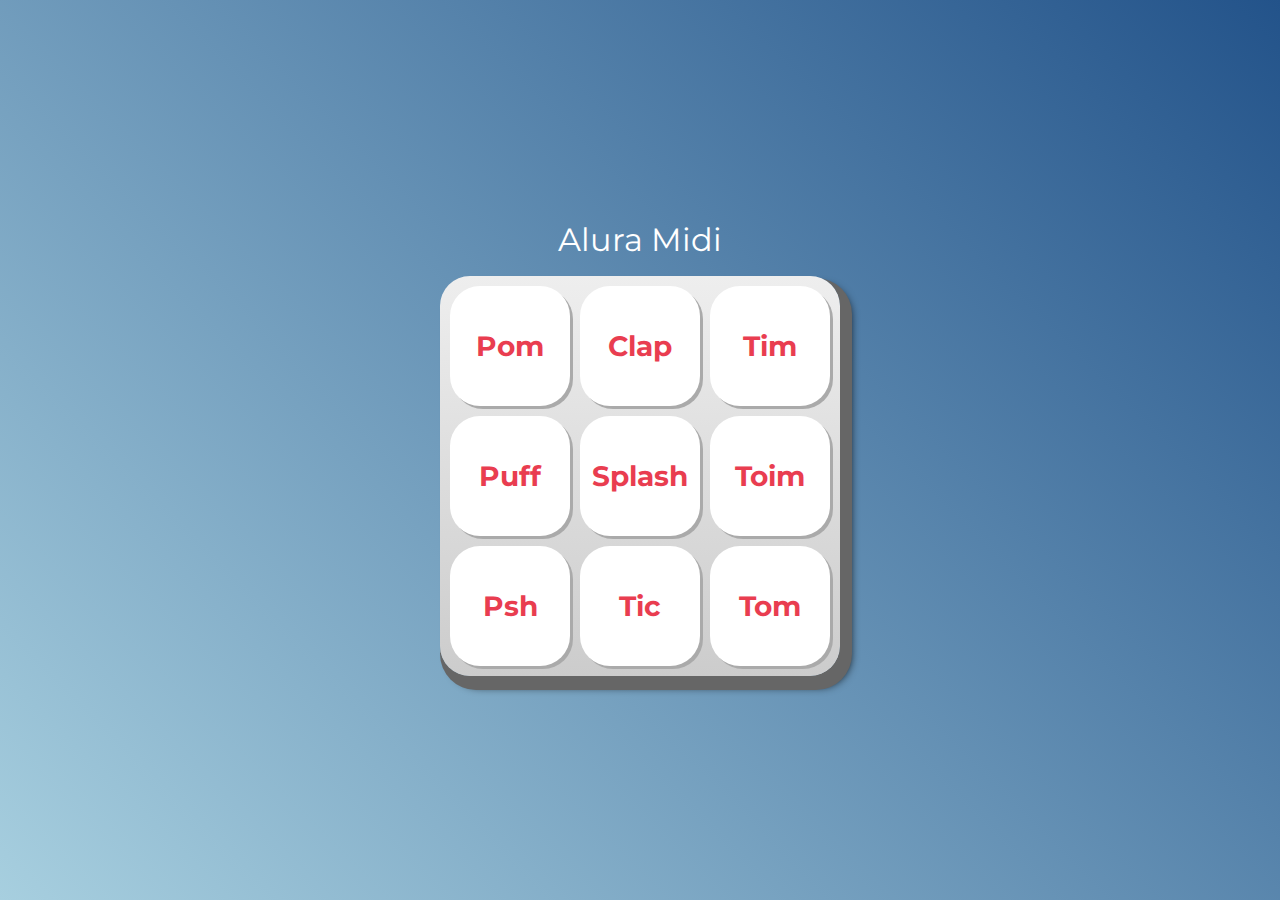
<file: Proj 4 - Alura Mid/aluramidi/index.html>
<!DOCTYPE html>
<html lang="pt-BR">
<head>
    <meta charset="UTF-8">
    <meta http-equiv="X-UA-Compatible" content="IE=edge">
    <meta name="viewport" content="width=device-width, initial-scale=1.0">

    <title>Alura MIDI</title>

    <link rel="preconnect" href="https://fonts.googleapis.com">
    <link rel="preconnect" href="https://fonts.gstatic.com" crossorigin>
    <link href="https://fonts.googleapis.com/css2?family=Montserrat:wght@500;600&display=swap" rel="stylesheet">

    <link rel="icon" type="image/png" href="images/bateria.png">
    <link rel="stylesheet" href="css/reset.css">
    <link rel="stylesheet" href="css/estilos.css">

</head>
<body>

    <h1>Alura Midi</h1>

    <section class="teclado">
        <button class="tecla tecla_pom">Pom</button>
        <button class="tecla tecla_clap">Clap</button>
        <button class="tecla tecla_tim">Tim</button>

        <button class="tecla tecla_puff">Puff</button>
        <button class="tecla tecla_splash">Splash</button>
        <button class="tecla tecla_toim">Toim</button>

        <button class="tecla tecla_psh">Psh</button>
        <button class="tecla tecla_tic">Tic</button>
        <button class="tecla tecla_tom">Tom</button>
    </section>

    <audio src="sounds/keyq.wav" id="som_tecla_pom"></audio>
    <audio src="sounds/keyw.wav" id="som_tecla_clap"></audio>
    <audio src="sounds/keye.wav" id="som_tecla_tim"></audio>
    <audio src="sounds/keya.wav" id="som_tecla_puff"></audio>
    <audio src="sounds/keys.wav" id="som_tecla_splash"></audio>
    <audio src="sounds/keyd.wav" id="som_tecla_toim"></audio>
    <audio src="sounds/keyz.wav" id="som_tecla_psh"></audio>
    <audio src="sounds/keyx.wav" id="som_tecla_tic"></audio>
    <audio src="sounds/keyc.wav" id="som_tecla_tom"></audio>

    <script src="main.js"></script>
    
</body>
</html>
</file>
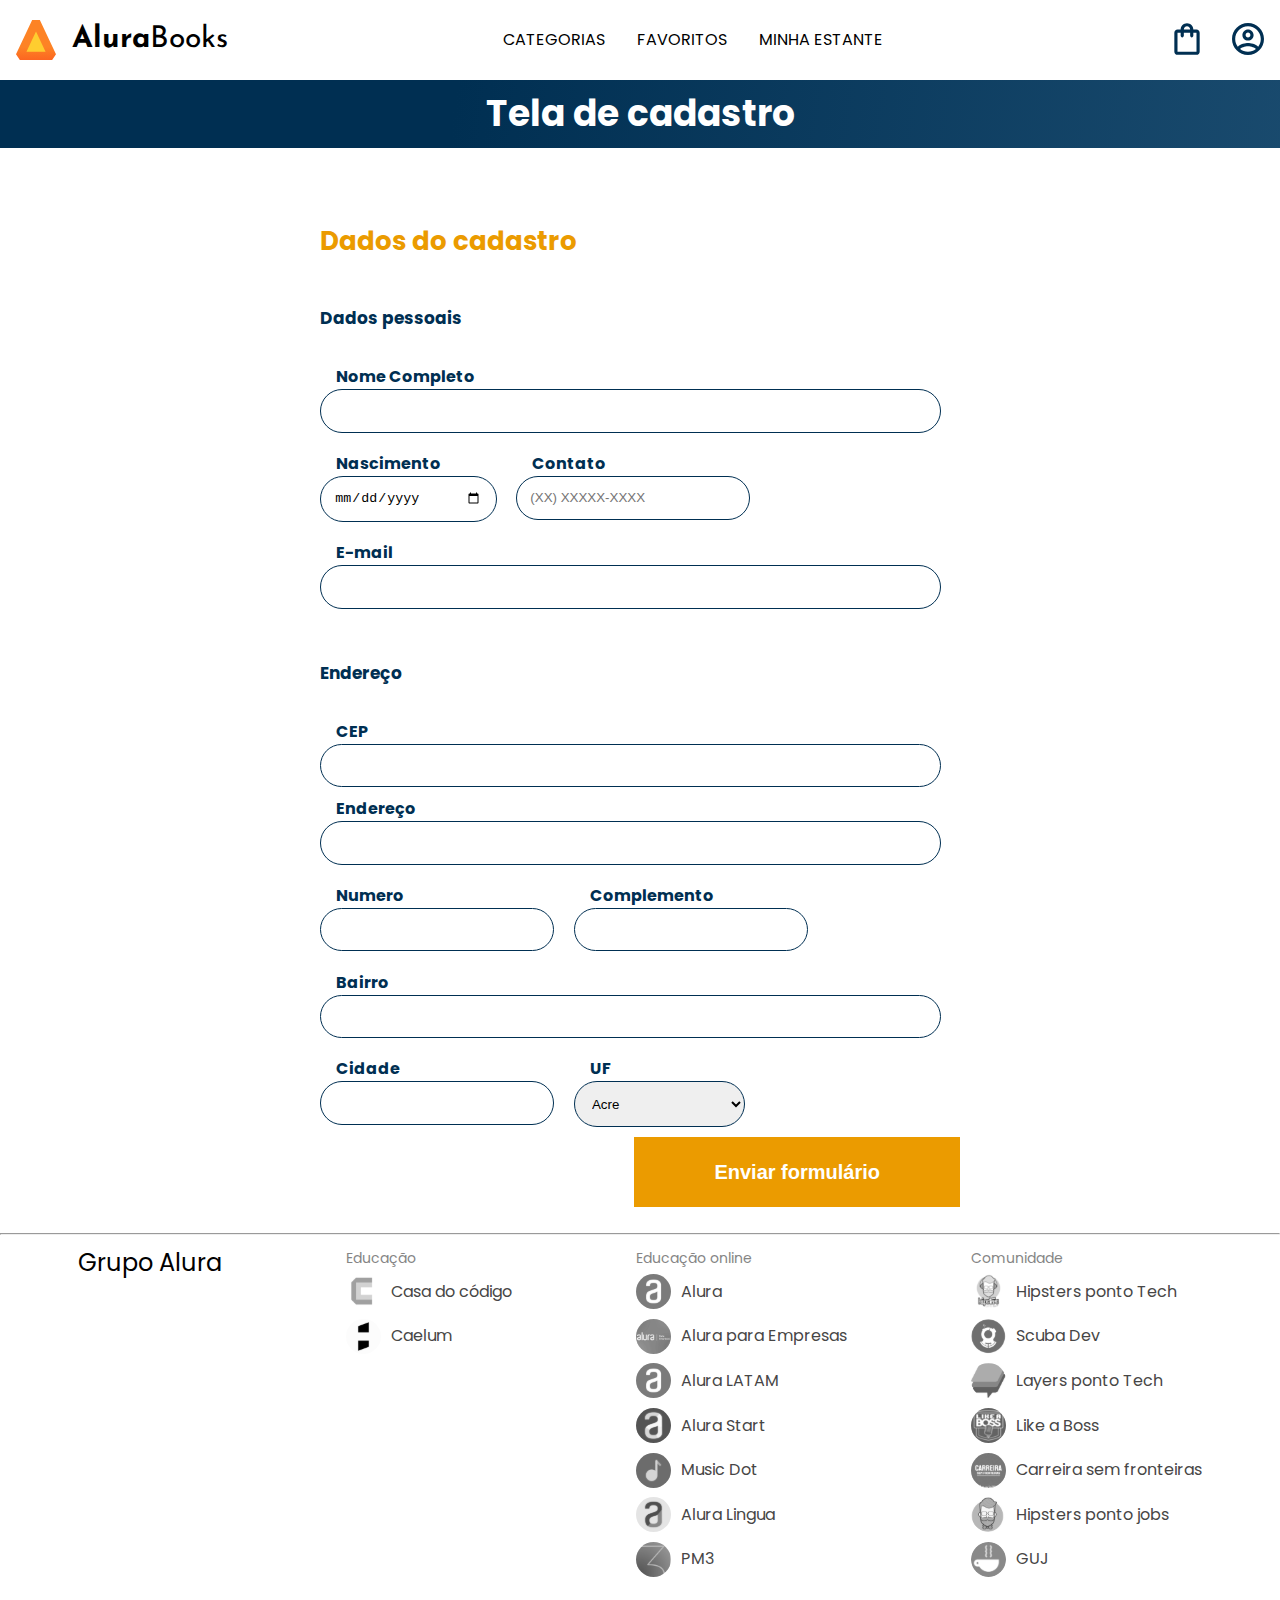
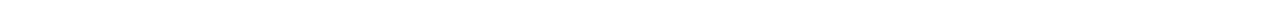
<file: Proj 8 - Consumindo dados API/js-consumindo-dados-api-main/index.html>
<!DOCTYPE html>
<html lang="en">

<head>
    <meta charset="UTF-8">
    <meta http-equiv="X-UA-Compatible" content="IE=edge">
    <meta name="viewport" content="width=device-width, initial-scale=1.0">
    <link rel="stylesheet" href="./styles/reset.css">
    <link rel="preconnect" href="https://fonts.googleapis.com">
    <link rel="preconnect" href="https://fonts.gstatic.com" crossorigin>
    <link href="https://fonts.googleapis.com/css2?family=Poppins:wght@300;400;500;700&display=swap" rel="stylesheet">
    <link rel="stylesheet" href="https://unpkg.com/swiper@8/swiper-bundle.min.css" />
    <link href="https://fonts.googleapis.com/css2?family=Josefin+Sans:wght@400;700&display=swap" rel="stylesheet">
    <link rel="stylesheet" href="./styles/styles.css">
    <title>Formulário de cadastro</title>
</head>

<body>

    <header class="cabeçalho">
        <div class="container">
            <input type="checkbox" id="menu" class="container__botao">
            <label for="menu" class="container__rotulo">
                <span class="cabeçalho__menu-hamburguer container__imagem"></span>
            </label>
            <ul class="lista-menu">
                <li class="lista-menu__titulo">Categorias</li>
                <li class="lista-menu__item">
                    <a href="#" class="lista-menu__link">Programação</a>
                </li>
                <li class="lista-menu__item">
                    <a href="#" class="lista-menu__link">Front-end</a>
                </li>
                <li class="lista-menu__item">
                    <a href="#" class="lista-menu__link">Infraestrutura</a>
                </li>
                <li class="lista-menu__item">
                    <a href="#" class="lista-menu__link">Business</a>
                </li>
                <li class="lista-menu__item">
                    <a href="#" class="lista-menu__link">Design & UX</a>
                </li>
            </ul>
            <img src="img/Logo.svg" alt="Logo da Alurabooks" class="container__imagem">
            <h1 class="container__titulo"><b class="container__titulo--negrito">Alura</b>Books</h1>
        </div>

        <ul class="opções">
            <input type="checkbox" id="opções-menu" class="opções__botão">
            <li class="opções__item"><a href="#" class="opções__link">Categorias</a></li>
            <li class="opções__item"><a href="#" class="opções__link">Favoritos</a></li>
            <li class="opções__item"><a href="#" class="opções__link">Minha estante</a></li>
        </ul>

        <div class="container">
            <a href="#"><img src="img/Favoritos.svg" alt="Meus favoritos"
                    class="container__imagem container__imagem-transparente"></a>
            <a href="#" class="container__link">
                <img src="img/Compras.svg" alt="Carrinhos de compras" class="container__imagem">
                <p class="container__texto">Minha sacola</p>
            </a>
            <a href="#" class="container__link">
                <img src="img/Usuario.svg" alt="Meu perfil" class="container__imagem">
                <p class="container__texto">Meu perfil</p>
            </a>
        </div>
    </header>

    <section class="banner">
        <h2 class="banner__titulo">Tela de cadastro</h2>
    </section>

    <main class="principal">
        <h2 class="principal__titulo">Dados do cadastro</h2>

        <form class="principal__formulario" id="formulario" target="_blank"
            onsubmit="location.replace('./cadastro-finalizado.html')">
            <h3 class="principal__subtitulo">Dados pessoais</h3>
            <div class="formulario__campo">
                <label class="campo__etiqueta" for="nome">Nome Completo</label>
                <input name="nome" id="nome" class="campo__escrita" required />
            </div>
            <div class="formulario__dupla">
                <div class="formulario__campo">
                    <label class="campo__etiqueta" for="nascimento">Nascimento</label>
                    <input name="nascimento" id="nascimento" type="date" class="campo__escrita" required />
                </div>
                <div class="formulario__campo">
                    <label class="campo__etiqueta" for="telefone">Contato</label>
                    <input name="telefone" id="telefone" type="tel" placeholder="(XX) XXXXX-XXXX" class="campo__escrita"
                        required />
                </div>
            </div>
            <div class="formulario__campo">
                <label class="campo__etiqueta" for="email">E-mail</label>
                <input name="email" id="email" type="email" class="campo__escrita" required />
            </div>

            <h3 class="principal__subtitulo">Endereço</h3>

            <div class="formulario__campo">
                <label class="campo__etiqueta" for="cep">CEP</label>
                <input name="cep" id="cep" class="campo__escrita" required />
                <div id="erro"></div>
            </div>

            <div class="formulario__campo">
                <label class="campo__etiqueta" for="endereco">Endereço</label>
                <input name="endereco" id="endereco" class="campo__escrita" required />
            </div>
            <div class="formulario__dupla">
                <div class="formulario__campo">
                    <label class="campo__etiqueta" for="numero">Numero</label>
                    <input name="numero" id="numero" class="campo__escrita" required />
                </div>
                <div class="formulario__campo">
                    <label class="campo__etiqueta" for="complemento">Complemento</label>
                    <input name="complemento" id="complemento" class="campo__escrita" />
                </div>
            </div>
            <div class="formulario__campo">
                <label class="campo__etiqueta" for="bairro">Bairro</label>
                <input name="bairro" id="bairro" class="campo__escrita" required />
            </div>
            <div class="formulario__dupla">
                <div class="formulario__campo">
                    <label class="campo__etiqueta" for="cidade">Cidade</label>
                    <input name="cidade" id="cidade" class="campo__escrita" required />
                </div>

                <div class="formulario__campo">
                    <label class="campo__etiqueta" for="estado">UF</label>
                    <select id="estado" name="estado" class="campo__escrita">
                        <option value="AC">Acre</option>
                        <option value="AL">Alagoas</option>
                        <option value="AP">Amapá</option>
                        <option value="AM">Amazonas</option>
                        <option value="BA">Bahia</option>
                        <option value="CE">Ceará</option>
                        <option value="DF">Distrito Federal</option>
                        <option value="ES">Espírito Santo</option>
                        <option value="GO">Goiás</option>
                        <option value="MA">Maranhão</option>
                        <option value="MT">Mato Grosso</option>
                        <option value="MS">Mato Grosso do Sul</option>
                        <option value="MG">Minas Gerais</option>
                        <option value="PA">Pará</option>
                        <option value="PB">Paraíba</option>
                        <option value="PR">Paraná</option>
                        <option value="PE">Pernambuco</option>
                        <option value="PI">Piauí</option>
                        <option value="RJ">Rio de Janeiro</option>
                        <option value="RN">Rio Grande do Norte</option>
                        <option value="RS">Rio Grande do Sul</option>
                        <option value="RO">Rondônia</option>
                        <option value="RR">Roraima</option>
                        <option value="SC">Santa Catarina</option>
                        <option value="SP">São Paulo</option>
                        <option value="SE">Sergipe</option>
                        <option value="TO">Tocantins</option>
                        <option value="EX">Estrangeiro</option>
                    </select>
                </div>

            </div>


            <input type="submit" value="Enviar formulário" class="formulario__botao" id="enviar">
        </form>
    </main>

    <hr>
    <footer class="rodapé">
        <h2 class="rodapé__titulo">Grupo Alura</h2>
        <ul class="lista-rodapé">
            <li class="lista-rodapé__titulo">Educação</li>
            <li class="lista-rodapé__item">
                <img src="img/CasaDoCodigo.svg" alt="Logo da casa do código">
                <a href="https://www.casadocodigo.com.br/" class="lista-rodapé__link">Casa do código</a>
            </li>
            <li class="lista-rodapé__item">
                <img src="img/Caelum.svg" alt="Logo da caelum">
                <a href="https://caelum.com.br/" class="lista-rodapé__link">Caelum</a>
            </li>
        </ul>

        <ul class="lista-rodapé">
            <li class="lista-rodapé__titulo">Educação online</li>
            <li class="lista-rodapé__item">
                <img src="img/Alura.svg" alt="Logo da Alura">
                <a href="https://www.alura.com.br/" class="lista-rodapé__link">Alura</a>
            </li>
            <li class="lista-rodapé__item">
                <img src="img/AluraEmpresas.svg" alt="Logo da Alura para Empresas">
                <a href="https://www.alura.com.br/empresas" class="lista-rodapé__link">Alura para Empresas</a>
            </li>
            <li class="lista-rodapé__item">
                <img src="img/AluraLATAM.svg" alt="Logo da Alura Latam">
                <a href="https://www.aluracursos.com/" class="lista-rodapé__link">Alura LATAM</a>
            </li>
            <li class="lista-rodapé__item">
                <img src="img/AluraStart.svg" alt="Logo da Alura START">
                <a href="https://www.alurastart.com.br/" class="lista-rodapé__link">Alura Start</a>
            </li>
            <li class="lista-rodapé__item">
                <img src="img/MusicDot.svg" alt="Logo da Music Dot">
                <a href="https://www.musicdot.com.br/" class="lista-rodapé__link">Music Dot</a>
            </li>
            <li class="lista-rodapé__item">
                <img src="img/AluraLingua.svg" alt="Logo da Alura Lingua">
                <a href="https://www.aluralingua.com.br/" class="lista-rodapé__link">Alura Lingua</a>
            </li>
            <li class="lista-rodapé__item">
                <img src="img/PM3.svg" alt="Logo da PM3">
                <a href="https://www.cursospm3.com.br/" class="lista-rodapé__link">PM3</a>
            </li>
        </ul>

        <ul class="lista-rodapé">
            <li class="lista-rodapé__titulo">Comunidade</li>
            <li class="lista-rodapé__item">
                <img src="img/HipstersTech.svg" alt="Logo do Hipsters ponto Tech">
                <a href="https://hipsters.tech/" class="lista-rodapé__link">Hipsters ponto Tech</a>
            </li>
            <li class="lista-rodapé__item">
                <img src="img/ScubaDev.svg" alt="Logo do Scuba Dev">
                <a href="https://scuba.dev.br/" class="lista-rodapé__link">Scuba Dev</a>
            </li>
            <li class="lista-rodapé__item">
                <img src="img/LayersTech.svg" alt="Logo do Layers ponto Tech">
                <a href="https://layerspontotech.com.br/" class="lista-rodapé__link">Layers ponto Tech</a>
            </li>
            <li class="lista-rodapé__item">
                <img src="img/LikeABoss.svg" alt="Logo do Like a Boss">
                <a href="https://likeaboss.com.br/" class="lista-rodapé__link">Like a Boss</a>
            </li>
            <li class="lista-rodapé__item">
                <img src="img/CarreiraSemFronteira.svg" alt="Logo do Carreira sem fronteiras">
                <a href="https://www.carreirasemfronteiras.com.br/" class="lista-rodapé__link">Carreira sem
                    fronteiras</a>
            </li>
            <li class="lista-rodapé__item">
                <img src="img/HipstersJobs.svg" alt="Logo do Hipsters ponto jobs">
                <a href="https://hipsters.jobs/" class="lista-rodapé__link">Hipsters ponto jobs</a>
            </li>
            <li class="lista-rodapé__item">
                <img src="img/GUJ.svg" alt="Logo do GUJ">
                <a href="https://www.guj.com.br/" class="lista-rodapé__link">GUJ</a>
            </li>
        </ul>
    </footer>
    <script src="script.js"></script>
</body>

</html>
</file>
<file: Proj 2 - Alura Plus/styles.css>
@import url('https://fonts.googleapis.com/css2?family=Inter:wght@400;700&display=swap');

:root{
    --cor-primaria: #00030C;
    --cor-botoes: #167BF7;
    --cor-fonte-princial: #FFFFFF;
    --cor-fonte-secundaria: #c0c0c0;

    --fonte--titulo: 'Inter', sans-serif;


}
*{
    margin: 0;
    padding: 0;
}
body{
    background-color: var(--cor-primaria);
    color: var(--cor-fonte-princial);
    font-family: var(--fonte--titulo);
    font-size: 16px;
}
.principal{
    background-image: url("assets/Background.png");
    background-repeat: no-repeat;
    background-size: contain;
    align-items: center;
    text-align: center;
}
.container{
    height: 100vh;
    display: grid;
    grid-template-columns: 50% 50%;
}
.container__caixa{
    margin: 0 6em;
}
.container__titulo{
    font-size: 1.75rem;
    font-weight: 700;
}
.container__imagem{
    margin: 1em 0 2em 0;
}
.container__link{
    background-color: var(--cor-botoes);
    border-radius: 5px;
    padding: 1em;
    text-decoration: none;
    color: var(--cor-fonte-princial);
    display: block;
    margin-bottom: 1em;
}
.link_secundario{
    background-color: transparent;
    border: 2px solid var(--cor-fonte-princial);
}
.container__aviso{
    font-size: 12px;
    color: var(--cor-fonte-secundaria);
}
.secundario__imagem{
    width: 80%;
}
.secundario{
    align-items: center;
    margin: 0 10em;
}
.descricao__titulo{
    font-weight: 700;
    font-size: 48px;
    color: var(--cor-fonte-princial);
    margin-bottom: 0.1em;
}
.descricao__texto{
    color: var(--cor-fonte-secundaria);
}
.secundario__link{
    display: inline-block;
    margin-top: 1em;
}
.container__descricao{
    padding: 2em;
}
.dispositivos{
    text-align: center;
}
.dispositivos__titulo{
    font-size: 48px;
    color: var(--cor-fonte-princial);
}
.lista__item{
    font-size: 36px;
    color: var(--cor-fonte-princial);
}
.dispositivos__lista{
    display: flex;
    justify-content: center;
    list-style-type: none;
    margin: 5em 0;
}
.rodape{
    text-align: center;
    text-decoration: none;
}
.rodape__lista{
    display: flex;
    justify-content: center;
    list-style-type: none;
    margin: 2em 0;
    text-decoration: none;
}
.rodape__link a{
    color: var(--cor-fonte-princial);
    margin-left: 1em;
    font-size: 16px;
    text-decoration: none;
}
.rodape__texto{
    font-size: 14px;
    padding: 0 0 2% 0;
    color: var(--cor-fonte-secundaria);
}
</file>
<file: Proj 3 - Alura Book/styles.css>
@import url("styles/header.css");
@import url("styles/banner.css");
@import url("styles/carrossel.css");
@import url("styles/topicos.css");
@import url("styles/contato.css");
@import url("styles/rodape.css");


:root{
    --cor-de-fundo: #EBECEE;
    --cor-de-fundo-secundaria: #ffffff;
    --cor-do-titulo: #eb9b00;
    --cor-azul-degrade: linear-gradient(97.54deg, #002F52 35.49%, #326589 165.37%);
    --fonte-principal:"poppins";
    --azul: #002f52;
    --fonte-secundaria: "Josefin Sans";
    --preto: #000000;
    --cinza: #474646;
    --cinza-claro: #858585;
}

body{
    background-color: var(--cor-de-fundo);
    font-family: var(--fonte-principal);
    font-size: 16px;
    font-weight: 400;
}
</file>
<file: Proj 5 - Robotron 2000/css/style.css>
:root {
    --main-cinza: #CCCCCC;
    --main-branco: #FFFFFF;
    --main-preto: #000000;
}

* {
    box-sizing: border-box;
}

body {
    background: url(../img/fundo.jpg);
    background-position: center center;
    background-size: cover cover;
    padding: 0;
    margin: 0;
    font-weight: 300;
}

body, input {
    font-family: 'Teko', sans-serif;
}

main {
    width: 80vw;
    height: 80vh;
    margin: 10vh 8vw 10vh 12vw;
    display: flex;
    gap: 1vw;
}

.robotron {
    background: url(../img/estrutura.png) no-repeat;
    background-position: center center;
    margin: 0;
    flex-basis: 40%;
    position: relative;
}

.robo {
    height: 110%;
    z-index: 1;
    position: absolute;
    left: -20%;
    top: -5%;
}

.titulo {
    transform: rotate(180deg);
    font-weight: 500;
    font-size: 130px;
    position: absolute;
    bottom: 7rem;
    left: -3rem;
    line-height: 0.8;
    writing-mode: vertical-rl;
    text-orientation: mixed;
    color: rgba(255,255,255,0.8)
}

.box {
    background: rgba(0,0,0,0.6);
    clip-path: polygon(calc(100% - 30px) 0, 100% 30px, 100% calc(100% - 30px), calc(100% - 30px) 100%, 30px 100%, 0 calc(100% - 30px), 0 30px, 30px 0);
    border-left: 5px solid var(--main-cinza);
    height: 80%;
}

/****************************** Equipamentos *****/

.equipamentos {
    flex-basis: 32%;
}

.montador {
    height: 100%;;
}

.montador-conteudo {
    padding: 2em 10%;
}

.peca {
    padding: 1em 0;
}

.peca-titulo {
    color: var(--main-branco);
    text-transform: uppercase;
    font-size: 2.5em;
}

.controle {
    background: var(--main-preto);
    border-radius: 25px;
    float: right;
    display: inline-flex;
    padding: 5px;
    align-items: center;
    align-self: flex-end;
}

.controle-contador {
    width: 40px;
    height: 35px;
    background: none;
    border: 0;
    margin: 0 1rem;
    color: var(--main-branco);
    text-align: center;
    font-size: 2.5em;
    display: inline-flex;
    align-items: center;
    padding-top: 8px;
}

.controle-ajuste {
    display: inline-block;
    width: 40px;
    height: 40px;
    line-height: 44px;
    border-radius: 50%;
    color: var(--main-cinza);
    font-size: 4em;
    background: var(--main-preto);
    text-align: center;
    border: 3px solid var(--main-cinza);
    cursor: pointer;
}

.linha {
    border-color: var(--main-cinza);
}

.producao {
    margin-top: 1em;
    font-size: 2em;
    text-transform: uppercase;
    padding: 0.2em 1em;
    float: right;
    border: 3px solid var(--main-branco);
    background: var(--main-branco);
    clip-path: polygon(100% 0, 100% calc(100% - 30px), calc(100% - 30px) 100%, 0 100%, 0 0);
    cursor: pointer;
}

.producao:hover {
    background: var(--main-preto);
    color: var(--main-branco)
}



/****************************** Estatísticas *****/
.estatisticas {
    flex-basis: 23%;
    padding: 2em 2em 0;
}

.estatistica {
    color: var(--main-branco);
    display: flex;
    align-items: flex-start;
    height: 25%;
}

.estatistica-titulo {
    font-size: 1.5em;
    border-bottom: 1px solid var(--main-cinza);
    flex-basis: 40%;
    text-transform: uppercase;
    order: 1
}

.estatistica-valor {
    flex-basis: 60%;
    position: relative;
    margin: 10px 0 0;
    order: 2;
    margin: -10px 0 0;
}

.estatistica-valor::after {
    content: "";
    display: block;
    padding-bottom: 100%;
    border: 1px solid var(--main-cinza);
    border-radius: 50%;
}

.estatistica-numero {
    position: absolute;
    top: 50%;
    transform: translateY(-46%);
    width: 100%;
    line-height: 100%;
    text-align: center;
    font-size: 3em;
    margin: 0;
}

.estatistica:nth-child(2n) .estatistica-titulo {
    order: 2;
    text-align: right;
}

.estatistica:nth-child(2n) .estatistica-valor {
    order: 1;
    flex-basis: 35%;
    margin: 10px 0 0;
}

@media screen and (max-width: 1600px) {
    body { 
        font-size: 14px;
    }
    main {
        width: 90vw;
        height: 80vh;
        margin: 5vh auto;
    }
}

@media screen and (max-width: 1200px) {
    body { 
        font-size: 13px;
    }

    main {
        width: 96vw;
        height: 80vh;
        margin: 10vh auto;
    }
}
</file>
<file: Proj 6 - Mochila de viagem/css/style.css>
html {
    background: radial-gradient(farthest-corner at right top,#21A09D, #06182D);
    height: 100%;
    font-family: 'Roboto', cursive;
}

.conteudo {
    padding: 10vh 3em 0;
    display: flex;
    align-items: flex-start;
    gap: 2em;
}

.principal {
    flex-grow: 1;
    flex-basis: auto;
    min-width: 600px;
    padding: 4em 2em 2em;
    box-sizing: border-box;
    display: flex;
    background: #C5965F;
    border-radius: 10px;
    gap: 2em;
}
  
.mochila {
    min-width: 170px;
    max-width: 170px;
    height: 180px;
    padding-top: 80px;
    background-color: #d84736;
    box-shadow: inset 0 6px 0 2px #e64a3e, 0 -93px 0 -77px #3b1045, 0 -93px 0 -72px #d84736, 0 -93px 0 -68px #3b1045;
    background-image: linear-gradient(to right, transparent 5px, transparent 20px, transparent 1px, transparent 25px, transparent 5px, transparent 20px, transparent 20px, transparent 86px, #c1382e 45px, #c1382e 230px, transparent 25px, transparent 172px );
    background-position: center 254px;
    background-size: 305px 6px;
    background-repeat: repeat-x; 
    border: 5px solid #410c38;
    border-radius: 85px 85px 44px 44px;
    display: inline-block;
    vertical-align: top;
    flex-basis: auto;
    flex-grow: 1;
}
  
.mochila:before, .mochila:after {
    display: block;
    content: '';
    position: absolute;
  }
  
.mochila:before {
    height: 75px;
    width: 118px;
    background-image: radial-gradient(circle closest-corner at 13px 29px , #af342c, #af342c 2px, transparent 2px, transparent), radial-gradient(circle closest-corner at 13px 29px , #491033, #491033 4px, transparent 4px, transparent), linear-gradient(to bottom, transparent 10px, transparent 15px, #491033 5px, #491033 18px, transparent 18px, transparent 100px), linear-gradient(to right, #af342c 10px, #af342c 10px, transparent 10px, transparent 16px, #af342c 9px, #af342c 50px), linear-gradient(to bottom, #af342c 8px, #af342c 16px, #491033 8px, #491033 30px, #af342c 20px, #af342c 72px, #af342c 10px, #af342c 57px, #af342c 5%);
    margin-left: 22px;
    margin-top: 58px;
    border: 4px solid #491033;
    border-radius: 11px;
    box-shadow: 0 4px 0 0 #c1382e, inset 0px 4px 1px 0 #c03527;
    content: '||';
    color: transparent;
    font-family: Comic Sans MS;
    font-weight: bold;
    z-index: 1;
    text-shadow: rgb(0, 0, 0) -2px -86px 0px;
    font-size: 14px;
}
  
.mochila:after {
    margin-left: 67px;
    margin-top: -30px;
    background: #cca16a;
    width:26px;
    height:26px;
    border: 3px solid #491033;
    border-radius: 3px;
    transform: rotate(45deg);
}

.adicionar {
    width: 100%;
}

.adicionar input {
    width: 100%;
    box-sizing: border-box;
    margin: 0.5em 0 1em;
    padding: 1em 0.5em;
    border-radius: 10px;
    border: 2px solid #40112D;
}

.adicionar label {
    display: block;
}

.cadastrar {
    background-color: #40112D;
    color: #FFFFFF;
    cursor: pointer;
}

.lista {
    margin: 0;
    padding: 0;
}

.item {
    list-style: none;
    padding: 0.6em 2em;
    background: #FFFFFF;
    border-radius: 10px;
    margin: 0 0 1em;
    width: 100%;
    box-sizing: border-box;
    display: inline-flex;
    align-items: center;
    gap: 1em;
    font-size: 20px;
}

.item strong {
    border-radius: 50%;
    display: flex;
    align-items: center;
    justify-content: center;
    width: 40px;
    height: 40px;
    Background: #C5965F;
    font-weight: 400;
}
</file>
<file: Proj 13 - vidFlow/projeto-vidflow-main/css/estilos.css>
*,
*::before,
*::after {
    --azul-profundo: #01080E;
    --azul-escuro: #041832;
    --azul-medio: #144480;
    --azul-destaque-light: #1875E9;
    --azul-destaque-dark: #3985D8;
    --cinza-escuro: #222222;
    --cinza-medio: #C5C5C5;
    --cinza-claro: #F2F2F2;
    --branco: #FFFFFF;
    box-sizing: border-box;
}

body {
    font-family: Roboto, Arial, Helvetica, sans-serif;
    background-color: var(--branco);
    position: relative;
    width: 100%;
    height: 100vh;
    overflow: auto;
    font-size: 14px;
    color: var(--cinza-escuro);                                                            
    box-sizing: border-box;
    text-align: center;
}

/* CABEÇALHO */

.cabecalho__container {
    background-color: var(--branco);
    height: 80px;
    width: 100%;
    padding: 0 25px;
}

.logo__item {
    padding: 15px 0px;
    cursor: pointer;
}

.pesquisar__input {
    padding: 8px;
    border: 2px solid var(--cinza-claro);
    border-radius: 32px 0px 0px 32px;
    font-size: 16px;
}

.pesquisar__input-teclado{
    position: absolute;
    right: 16%;
    top: 30%;
}

.pesquisar__btn {
    background-color: var(--cinza-claro);
    border: 0px;
    border-radius: 0px 32px 32px 0px;
    padding: 8px;
    padding-right: 15px;
    border-left: none;
    cursor: pointer;
}

.cabecalho__audio {
    border: 0px;
    background-color: var(--branco);
}

.cabecalho__videos {
    background-image: url(../img/topbar/video_call.png);
    background-repeat: no-repeat;
    background-position: center;
    padding: 20px;
}

.cabecalho__apps {
    background-image: url(../img/topbar/apps.png);
    background-repeat: no-repeat;
    background-position: center;
    padding: 13px 30px 13px 13px;
}

.cabecalho__notificacoes {
    background-image: url(../img/topbar/notifications.png);
    background-repeat: no-repeat;
    background-position: center;
    padding: 13px 30px 13px 13px;
}

.cabecalho__avatar {
    background-image: url(../img/topbar/Avatar.png);
    background-repeat: no-repeat;
    background-position: center;
    padding: 13px 30px 13px 33px;
}

.cabecalho__switch {
    position: relative;
    display: inline-block;
    padding: 13px 30px 13px 13px;
    width: 60px;
    height: 34px;
  }
  
  .cabecalho__switch-input{
    opacity: 0;
    width: 0;
    height: 0;
  }
  
  .cabecalho__switch-slider {
    position: absolute;
    cursor: pointer;
    top: 0;
    left: 0;
    right: 0;
    bottom: 0;
    background-color: var(--cinza-claro);
    -webkit-transition: .4s;
    transition: .4s;
    border-radius: 34px;
  }
  
  .cabecalho__switch-slider:before {
    position: absolute;
    content: "";
    height: 26px;
    width: 26px;
    left: 4px;
    bottom: 4px;
    background-color: var(--branco);
    -webkit-transition: .4s;
    transition: .4s;
    border-radius: 50%;
  }
  
  .cabecalho__switch-input:checked + .cabecalho__switch-slider {
    background-color: var(--azul-destaque-light);
  }
  
  .cabecalho__switch-input:focus + .cabecalho__switch-slider {
    box-shadow: 0 0 1px var(--cinza-claro);
  }
  
  .cabecalho__switch-input:checked + .cabecalho__switch-slider:before {
    -webkit-transform: translateX(26px);
    -ms-transform: translateX(26px);
    transform: translateX(26px);
  }


/* SECAO SUPERIOR */

.superior__secao__container {
    height: 63px;
    color: var(--branco);
    font-size: 16px;
    background-color: var(--branco);
    padding: 0 20px;
    position: fixed;
    top: 80px;
    right: 0;
    left: 0;
    /* transition: transform 0.5s ease-in-out;
    transform: translateX(0); */
}

.superior__secao__container-wrapper{
    position: relative;
}

.superior__item {
    color: var(--cinza-escuro);
    font-size: 16px;
    background-color: var(--cinza-claro);
    border-radius: 20px;
    padding: 8px 20px;
    cursor: pointer;
    width: 200px;
}

.superior__item:hover {
    color: var(--branco);
    background-color: var(--azul-destaque-light);
    transition: .5s;
}

.superior__slider{
    position: absolute;
    right: 0%;
    width: 4%;
    height: 100%;
    background-color: var(--branco);
}

/* SEÇÃO VÍDEOS */

.videos__container {
    color: black;
    padding: 153px 20px 10px 20px;
}

iframe{
    border-radius: 10px;
    width: 100%;
    height: 62%;
}

.descricao-video .img-canal{
    border-radius: 100%;
    width: 40px;
    height: 40px;
}

.descricao-video .titulo-video {
    font-weight: 700;
    color: var(--cinza-escuro);
}

.descricao-video .titulo-canal {
    font-size: 14px;
    color: var(--cinza-escuro);
}  

::-webkit-scrollbar{
    width: 0px;
    height: 0px;
}

@media(min-width: 834px) {

    body {
        height: 100vh;
    }

    /* ESTILOS DA SECAO SUPERIOR */

    .superior__secao__container {
        border-top: var(--azul-medio) 1px solid;
        border-bottom: var(--azul-medio) 1px solid;
        width: auto;
        left: 82px;
    }

    /*ESTILOS SEÇÃO VÍDEOS */

    .videos__container {
        padding-left: 90px;
        padding-right: 17px;
    }

}

@media(min-width: 1440px) {

    /* SEÇÃO SUPERIOR */

    .superior__secao__container {
        left: 247px;
    }

    /* ESTILOS VIDEOS */

    .videos__container {
        padding-right: 10px;
        padding-left: 248px;
    }

}
*,
*::before,
*::after {
    --azul-profundo: #01080E;
    --azul-escuro: #041832;
    --azul-medio: #144480;
    --azul-destaque-light: #1875E9;
    --azul-destaque-dark: #3985D8;
    --cinza-escuro: #222222;
    --cinza-medio: #C5C5C5;
    --cinza-claro: #F2F2F2;
    --branco: #FFFFFF;
    box-sizing: border-box;
}

body {
    font-family: Roboto, Arial, Helvetica, sans-serif;
    background-color: var(--branco);
    position: relative;
    width: 100%;
    height: 100vh;
    overflow: auto;
    font-size: 14px;
    color: var(--cinza-escuro);                                                            
    box-sizing: border-box;
    text-align: center;
}

/* CABEÇALHO */

.cabecalho__container {
    background-color: var(--branco);
    height: 80px;
    width: 100%;
    padding: 0 25px;
}

.logo__item {
    padding: 15px 0px;
    cursor: pointer;
}

.pesquisar__input {
    padding: 8px;
    border: 2px solid var(--cinza-claro);
    border-radius: 32px 0px 0px 32px;
    font-size: 16px;
}

.pesquisar__input-teclado{
    position: absolute;
    right: 16%;
    top: 30%;
}

.pesquisar__btn {
    background-color: var(--cinza-claro);
    border: 0px;
    border-radius: 0px 32px 32px 0px;
    padding: 8px;
    padding-right: 15px;
    border-left: none;
    cursor: pointer;
}

.cabecalho__audio {
    border: 0px;
    background-color: var(--branco);
}

.cabecalho__videos {
    background-image: url(../img/topbar/video_call.png);
    background-repeat: no-repeat;
    background-position: center;
    padding: 20px;
}

.cabecalho__apps {
    background-image: url(../img/topbar/apps.png);
    background-repeat: no-repeat;
    background-position: center;
    padding: 13px 30px 13px 13px;
}

.cabecalho__notificacoes {
    background-image: url(../img/topbar/notifications.png);
    background-repeat: no-repeat;
    background-position: center;
    padding: 13px 30px 13px 13px;
}

.cabecalho__avatar {
    background-image: url(../img/topbar/Avatar.png);
    background-repeat: no-repeat;
    background-position: center;
    padding: 13px 30px 13px 33px;
}

.cabecalho__switch {
    position: relative;
    display: inline-block;
    padding: 13px 30px 13px 13px;
    width: 60px;
    height: 34px;
  }
  
  .cabecalho__switch-input{
    opacity: 0;
    width: 0;
    height: 0;
  }
  
  .cabecalho__switch-slider {
    position: absolute;
    cursor: pointer;
    top: 0;
    left: 0;
    right: 0;
    bottom: 0;
    background-color: var(--cinza-claro);
    -webkit-transition: .4s;
    transition: .4s;
    border-radius: 34px;
  }
  
  .cabecalho__switch-slider:before {
    position: absolute;
    content: "";
    height: 26px;
    width: 26px;
    left: 4px;
    bottom: 4px;
    background-color: var(--branco);
    -webkit-transition: .4s;
    transition: .4s;
    border-radius: 50%;
  }
  
  .cabecalho__switch-input:checked + .cabecalho__switch-slider {
    background-color: var(--azul-destaque-light);
  }
  
  .cabecalho__switch-input:focus + .cabecalho__switch-slider {
    box-shadow: 0 0 1px var(--cinza-claro);
  }
  
  .cabecalho__switch-input:checked + .cabecalho__switch-slider:before {
    -webkit-transform: translateX(26px);
    -ms-transform: translateX(26px);
    transform: translateX(26px);
  }


/* MENU LATERAL */

.menu__container {
    font-size: 14px;
    background-color: var(--branco);
}

.icone__inicio::before {
    content: url(../img/sidebar/home.png);
}

.icone__explorar::before {
    content: url(../img/sidebar/explore.png);
}

.icone__shorts::before {
    content: url(../img/sidebar/airplay.png);
}

.icone__inscricoes::before {
    content: url(../img/sidebar/subscriptions.png);
}

.icone__biblioteca::before {
    content: url(../img/sidebar/video_library.png);
}

.icone__historico::before {
    content: url(../img/sidebar/history.png);
}

.icone__relogio::before {
    content: url(../img/sidebar/history_toggle_off.png);
}

.icone__like::before {
    content: url(../img/sidebar/thumb_up_alt.png);
}

.icone__alura::before {
    content: url(../img/sidebar/Avatar_Alura.png);
}

.icone__gaveta::before {
    content: url(../img/sidebar/Avatar_Gaveta.png);
}

.icone__ballerini::before {
    content: url(../img/sidebar/Avatar_Rafa.png);
}

.icone__iamarino::before {
    content: url(../img/sidebar/Avatar_Atila.png);
}

.icone__souto::before {
    content: url(../img/sidebar/Avatar_Souto.png);
}

.icone__nerd::before {
    content: url(../img/sidebar/Avatar_Jovem_Nerd.png);
}

.icone__deschamps::before {
    content: url(../img/sidebar/Avatar_Deschamps.png);
}

.icone__mostrar::before {
    content: url(../img/sidebar/keyboard_arrow_down.png);
}

.icone__videos::before {
    content: url(../img/sidebar/ondemand_video.png);
}

.icone__filmes::before {
    content: url(../img/sidebar/movie.png);
}

.icone__jogos::before {
    content: url(../img/sidebar/sports_esports.png);
}

/* SECAO SUPERIOR */

.superior__secao__container {
    height: 63px;
    color: var(--branco);
    font-size: 16px;
    background-color: var(--branco);
    padding: 0 20px;
    position: fixed;
    top: 80px;
    right: 0;
    left: 0;
    /* transition: transform 0.5s ease-in-out;
    transform: translateX(0); */
}

.superior__secao__container-wrapper{
    position: relative;
}

.superior__item {
    color: var(--cinza-escuro);
    font-size: 16px;
    background-color: var(--cinza-claro);
    border-radius: 20px;
    padding: 8px 20px;
    cursor: pointer;
    width: 200px;
}

.superior__item:hover {
    color: var(--branco);
    background-color: var(--azul-destaque-light);
    transition: .5s;
}

.superior__slider{
    position: absolute;
    right: 0%;
    width: 4%;
    height: 100%;
    background-color: var(--branco);
}

/* SEÇÃO VÍDEOS */

.videos__container {
    color: black;
    padding: 153px 20px 10px 20px;
}

iframe{
    border-radius: 10px;
    width: 100%;
    height: 62%;
}

.descricao-video .img-canal{
    border-radius: 100%;
    width: 40px;
    height: 40px;
}

.descricao-video .titulo-video {
    font-weight: 700;
    color: var(--cinza-escuro);
}

.descricao-video .titulo-canal {
    font-size: 14px;
    color: var(--cinza-escuro);
}  

::-webkit-scrollbar{
    width: 0px;
    height: 0px;
}

@media(min-width: 834px) {

    body {
        height: 100vh;
    }

    /* ESTILOS DO MENU LATERAL */

    .menu__container {
        font-size: 16px;
    }

    .menu__lista {
        padding-top: 15px;
    }

    .menu__lista li {
        width: 100%;
    }

    /* ESTILOS DA SECAO SUPERIOR */

    .superior__secao__container {
        border-top: var(--azul-medio) 1px solid;
        border-bottom: var(--azul-medio) 1px solid;
        width: auto;
        left: 82px;
    }

    /*ESTILOS SEÇÃO VÍDEOS */

    .videos__container {
        padding-left: 90px;
        padding-right: 17px;
    }

}

@media(min-width: 1440px) {

    /* SEÇÃO SUPERIOR */

    .superior__secao__container {
        left: 247px;
    }

    /* ESTILOS DO MENU LATERAL */

    .menu__lista {
        border-bottom: 1.5px solid var(--azul-medio);
    }

    /* ESTILOS VIDEOS */

    .videos__container {
        padding-right: 10px;
        padding-left: 248px;
    }

}
</file>
<file: Proj 13 - vidFlow/projeto-vidflow-main/css/flexbox.css>
/* CABEÇALHO */

.cabecalho__container {
    display: flex;
    justify-content: space-between;
    align-items: center;
    position: fixed;
    top: 0;
  }
  
  .cabecalho__pesquisar__item {
    display: none;
  }
  
  .form__pesquisa {
    position: relative;
    flex: 1;
    display: flex;
    justify-content: center;
  }
  
  /* SECAO SUPERIOR */
  
  .superior__slider {
    display: none;
  }
  
  
  /* SEÇÃO SUPERIOR */
  
  .superior__secao__container {
    display: flex;
    align-items: center;
    white-space: nowrap;
    overflow: scroll;
    gap: 15px;
  }
  
  
  /* VIDEO */
  
  .videos__container {
    display: flex;
    flex-wrap: wrap;
    gap: 10px;
  }
  
  .videos__item {
    display: block;
    height: 303px;
    width: 280px;
    flex-grow: 1;
  }
  
  
  .descricao-video {
    margin-top: 1rem;
    display: grid;
    text-align: start;
    column-gap: 1rem;
    row-gap: 10px;
    grid-template-columns: auto 1fr;
  }
  
  .descricao-video .img-canal {
    grid-area: 1 / 1 / 3 / 2;
  } 
  
  
  @media (min-width: 1156px) {
    /* CABEÇALHO */
  
    .cabecalho__pesquisar__item {
      display: block;
      transform: translate(-60px);
    }
  
    .pesquisar__input {
      width: 530px;
    }
  
    /* SECAO SUPERIOR */
  
    .superior__slider {
      display: flex;
      justify-content: center;
      align-items: center;
    }
  }
  /* CABEÇALHO */

.cabecalho__container {
  display: flex;
  justify-content: space-between;
  align-items: center;
  position: fixed;
  top: 0;
}

.cabecalho__pesquisar__item {
  display: none;
}

.form__pesquisa {
  position: relative;
  flex: 1;
  display: flex;
  justify-content: center;
}

/* SECAO SUPERIOR */

.superior__slider {
  display: none;
}

/* MENU */

.menu__container {
  position: fixed;
  bottom: 0%;
  height: 74px;
  width: 100%;
}

.menu__lista {
  display: flex;
  justify-content: space-around;
  height: 100%;
}

.menu__lista li {
  align-self: center;
}

.menu__itens {
  display: flex;
  flex-direction: column;
  gap: 5px;
}

.menu__lista:nth-child(2),
.menu__lista:nth-child(3),
.menu__lista:nth-child(4) {
  display: none;
}

/* SEÇÃO SUPERIOR */

.superior__secao__container {
  display: flex;
  align-items: center;
  white-space: nowrap;
  overflow: scroll;
  gap: 15px;
}


/* VIDEO */

.videos__container {
  display: flex;
  flex-wrap: wrap;
  gap: 10px;
}

.videos__item {
  display: block;
  height: 303px;
  width: 280px;
  flex-grow: 1;
}


.descricao-video {
  margin-top: 1rem;
  display: grid;
  text-align: start;
  column-gap: 1rem;
  row-gap: 10px;
  grid-template-columns: auto 1fr;
}

.descricao-video .img-canal {
  grid-area: 1 / 1 / 3 / 2;
} 

@media (min-width: 834px) {
  /* MENU LATERAL*/

  .menu__container {
    left: 0;
    height: auto;
    width: 74px;
    top: 80px;
  }

  .menu__lista {
    flex-direction: column;
    justify-content: flex-start;
    padding-top: 15px;
    gap: 33px;
  }
}

@media (min-width: 1156px) {
  /* CABEÇALHO */

  .cabecalho__pesquisar__item {
    display: block;
    transform: translate(-60px);
  }

  .pesquisar__input {
    width: 530px;
  }

  /* SECAO SUPERIOR */

  .superior__slider {
    display: flex;
    justify-content: center;
    align-items: center;
  }
}

@media (min-width: 1440px) {
  /* MENU */

  .menu__container {
    width: 239px;
    overflow: scroll;
  }

  .menu__lista:nth-child(2),
  .menu__lista:nth-child(3),
  .menu__lista:nth-child(4) {
    display: flex;
  }

  .menu__lista {
    height: auto;
    padding: 20px 17px 20px 15px;
    gap: 15px;
  }

  .menu__itens {
    flex-direction: row;
    gap: 15px;
    align-items: center;
  }

  .menu__lista:nth-child(3) {
    flex-direction: column-reverse;
  }

  .jogos {
    order: 3;
  }

  .filmes {
    order: 2;
  }

  .premium {
    order: 1;
  }

  .maispagina {
    order: 4;
  }
}
</file>
<file: Proj 4 - Alura Mid/aluramidi/css/estilos.css>
:root {
  --cinza: #aaa;
  --vermelha: #e93d50;
  --vermelha-escura: #af303f;
  --branca: #fff;
  --luz: rgb(229, 255, 0);
}

body {
  align-items: center;
  background: linear-gradient(45deg, #a7cfdf 0%,#23538a 100%);
  display: flex;
  justify-content: center;
  flex-direction: column;
  font-family: 'Montserrat', sans-serif;
  min-height: 100vh;
}

h1 {
  color: var(--branca);
  margin-bottom: 20px;
  font-size: 2rem;
}

.teclado {
  background: linear-gradient(to bottom, #eeeeee 0%,#cccccc 100%);
  box-shadow: 6px 8px 0 6px #666, 10px 10px 10px #000;
  border-radius: 30px;
  display: grid;
  gap: 10px;
  grid-template-columns: repeat(3, 1fr);
  padding: 10px;
}

.tecla {
  background-color: var(--branca);
  border-radius: 30px;
  box-shadow: 3px 3px 0 var(--cinza);
  color: var(--vermelha);
  cursor: pointer;
  height: 120px;
  font-size: 1.75em;
  font-weight: bold;
  line-height: 120px;
  text-align: center;
  width: 120px;
}

.tecla.ativa,
.tecla:active {
  background-color: var(--vermelha);
  border: 4px solid  var(--vermelha);
  box-shadow: 3px 3px 0 var(--vermelha-escura) inset;
  color: var(--branca);
  outline: none;
}

.tecla.focus,
.tecla:focus {
  outline: none;
  box-shadow: 1px 1px 10px var(--luz);
}

.tecla.active:focus,
.tecla:active:focus {
  box-shadow: 3px 3px 0 var(--vermelha-escura) inset, 1px 1px 10px var(--luz);
}
</file>
<file: Proj 8 - Consumindo dados API/js-consumindo-dados-api-main/styles/styles.css>
@import url("header.css");
@import url("banner.css");
@import url("formulario.css");
@import url("rodape.css");
@import url("cadastro.css");

:root {
    --cor-de-fundo: #EBECEE;
    --branco: #FFFFFF;
    --laranja: #EB9B00;
    --azul-degrade: linear-gradient(97.54deg, #002F52 35.49%, #326589 165.37%);
    --fonte-principal: "Poppins";
    --azul: #002F52;
    --fonte-secundario: "Josefin Sans";
    --preto: #000000;
    --cinza: #474646;
    --cinza-claro: #858585;
    --vermelho: #D94937;
}

body {
    background-color: var(--branco);
    font-family: var(--fonte-principal);
    font-size: 16px;
    font-weight: 400;
}
</file>
